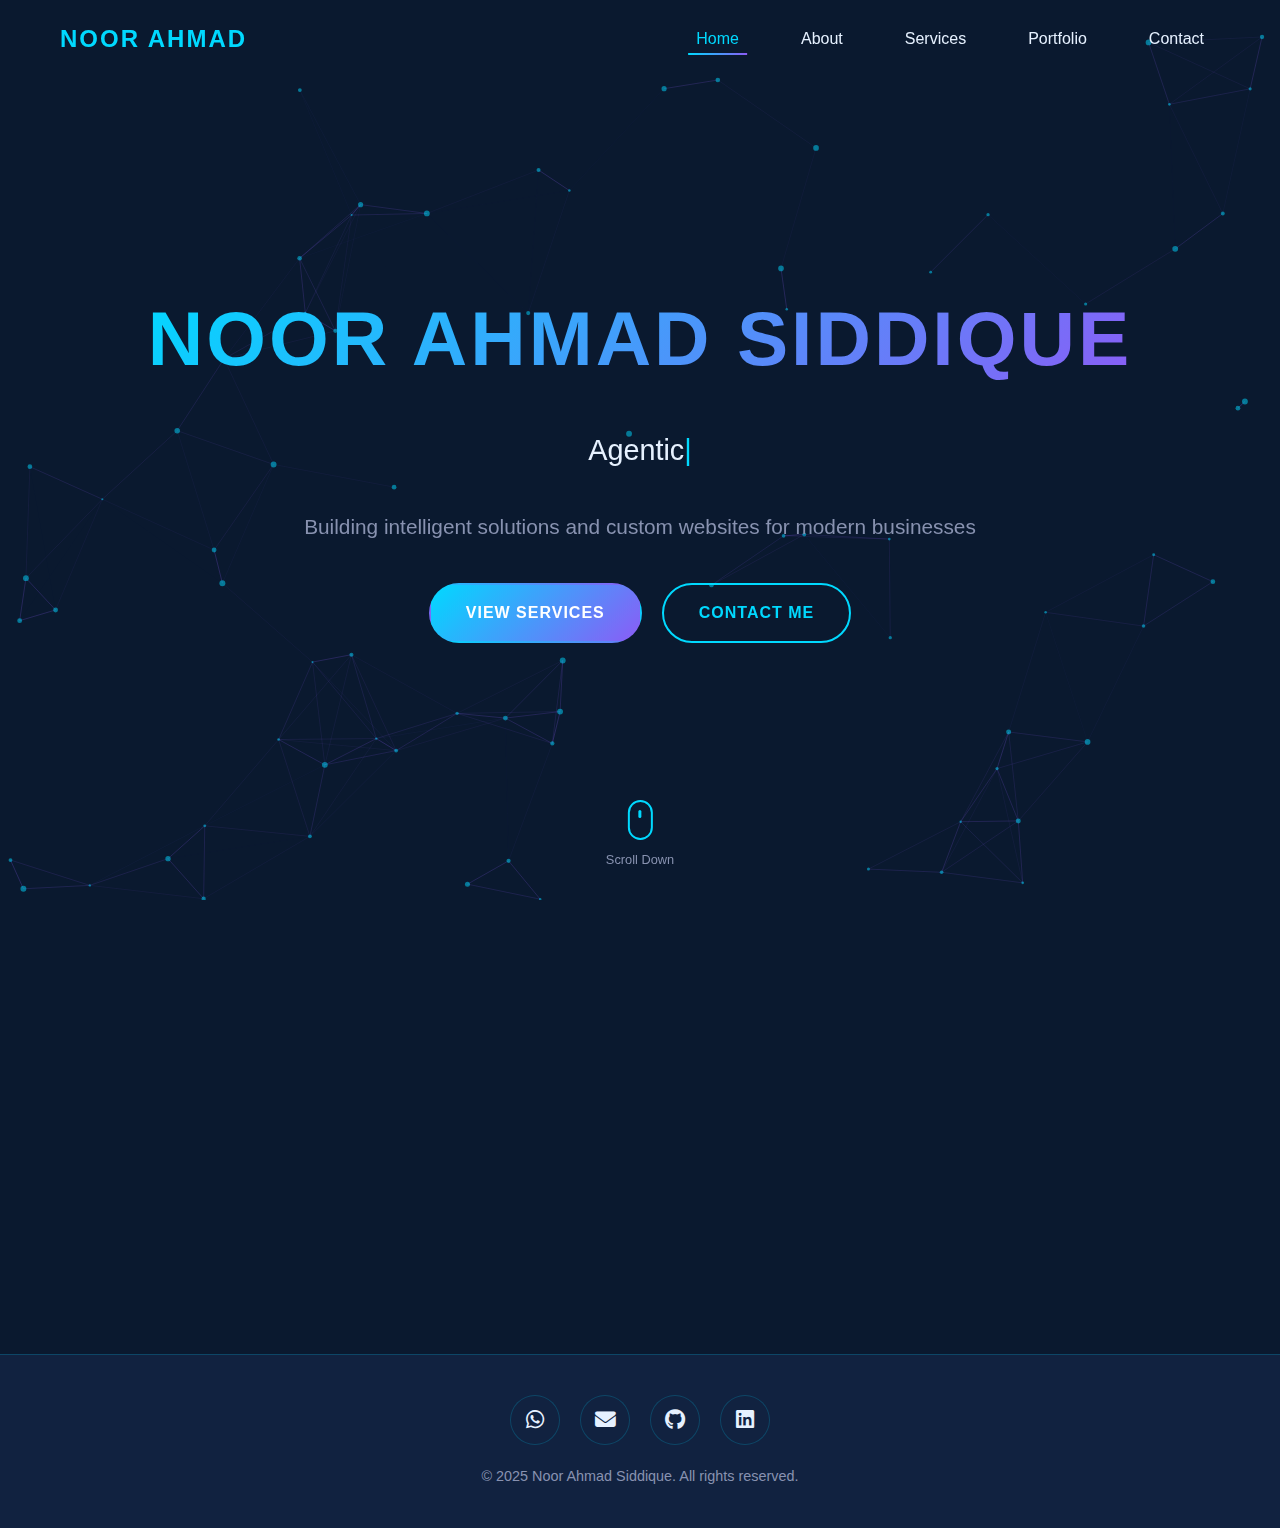
<file: Real-portflio/index.html>
<!DOCTYPE html>
<html lang="en">
<head>
    <meta charset="UTF-8">
    <meta name="viewport" content="width=device-width, initial-scale=1.0">
    <meta name="description" content="Noor Ahmad Siddique - Agentic AI & Robotics Engineer | Freelance Web Developer">
    <title>Noor Ahmad Siddique | AI Engineer & Web Developer</title>
    <link rel="stylesheet" href="style.css">
    <link rel="stylesheet" href="https://cdnjs.cloudflare.com/ajax/libs/font-awesome/6.4.0/css/all.min.css">
</head>
<body>
    <!-- Navigation Header -->
    <nav class="navbar" id="navbar">
        <div class="container">
            <div class="nav-brand">
                <a href="#home">Noor Ahmad</a>
            </div>
            <button class="nav-toggle" id="navToggle">
                <span></span>
                <span></span>
                <span></span>
            </button>
            <ul class="nav-menu" id="navMenu">
                <li><a href="index.html" class="nav-link active">Home</a></li>
                <li><a href="about.html" class="nav-link">About</a></li>
                <li><a href="services.html" class="nav-link">Services</a></li>
                <li><a href="portfolio.html" class="nav-link">Portfolio</a></li>
                <li><a href="contact.html" class="nav-link">Contact</a></li>
            </ul>
        </div>
    </nav>

    <!-- Animated Background -->
    <div class="animated-bg">
        <canvas id="bgCanvas"></canvas>
    </div>

    <!-- Hero Section -->
    <section class="hero" id="home">
        <div class="hero-content">
            <div class="hero-text">
                <h1 class="hero-name">NOOR AHMAD SIDDIQUE</h1>
                <div class="typing-container">
                    <span class="typing-text" id="typingText"></span>
                    <span class="cursor">|</span>
                </div>
                <p class="hero-intro">Building intelligent solutions and custom websites for modern businesses</p>
                <div class="hero-buttons">
                    <a href="#services" class="btn btn-primary">View Services</a>
                    <a href="#contact" class="btn btn-secondary">Contact Me</a>
                </div>
            </div>
        </div>
        <div class="scroll-indicator">
            <div class="mouse">
                <div class="wheel"></div>
            </div>
            <p>Scroll Down</p>
        </div>
    </section>

    <!-- Quick Stats Section -->
    <section class="stats-section">
        <div class="container">
            <div class="stats-grid">
                <div class="stat-card">
                    <div class="stat-icon">
                        <i class="fas fa-project-diagram"></i>
                    </div>
                    <div class="stat-number" data-target="10">0</div>
                    <div class="stat-label">Projects Completed</div>
                </div>
                <div class="stat-card">
                    <div class="stat-icon">
                        <i class="fas fa-code"></i>
                    </div>
                    <div class="stat-number" data-target="5">0</div>
                    <div class="stat-label">Technologies Mastered</div>
                </div>
                <div class="stat-card">
                    <div class="stat-icon">
                        <i class="fas fa-smile"></i>
                    </div>
                    <div class="stat-number" data-target="100">0</div>
                    <div class="stat-label">Client Satisfaction</div>
                </div>
            </div>
        </div>
    </section>

    <!-- Footer -->
    <footer class="footer">
        <div class="container">
            <div class="footer-content">
                <div class="social-links">
                    <a href="https://wa.me/923478302597" target="_blank" class="social-icon" title="WhatsApp">
                        <i class="fab fa-whatsapp"></i>
                    </a>
                    <a href="https://mail.google.com/mail/?view=cm&fs=1&to=noorahmad7316125@gmail.com" target="_blank" class="social-icon" title="Email">
                        <i class="fas fa-envelope"></i>
                    </a>
                    <a href="https://github.com/noorahmadstudent2024-sketch" target="_blank" class="social-icon" title="GitHub">
                        <i class="fab fa-github"></i>
                    </a>
                    <a href="https://www.linkedin.com/in/noor-ahmad-7b527b343/" target="_blank" class="social-icon" title="LinkedIn">
                        <i class="fab fa-linkedin"></i>
                    </a>
                </div>
                <div class="footer-text">
                    <p>&copy; 2025 Noor Ahmad Siddique. All rights reserved.</p>
                </div>
            </div>
        </div>
    </footer>

    <!-- Scroll to Top Button -->
    <button id="scrollToTop" class="scroll-to-top" title="Back to top">
        <i class="fas fa-arrow-up"></i>
    </button>

    <script src="script.js"></script>
</body>
</html>
</file>
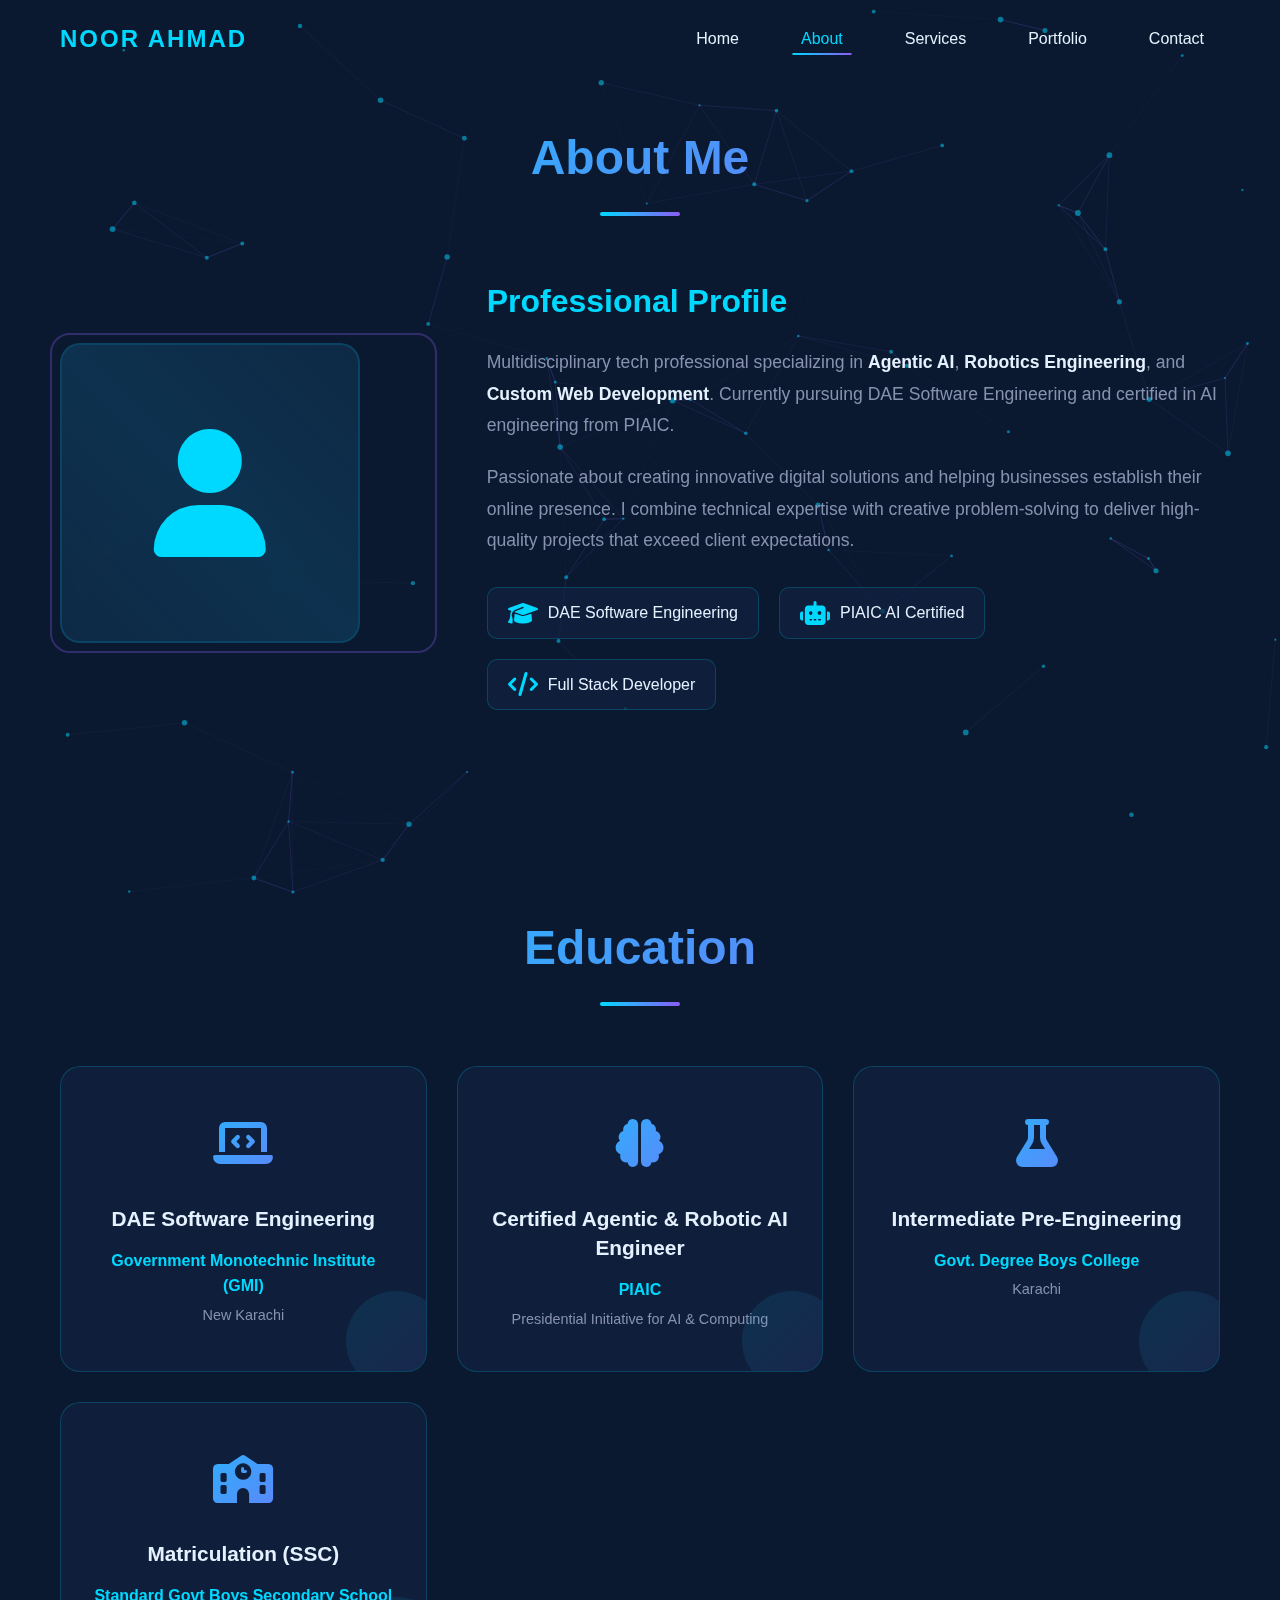
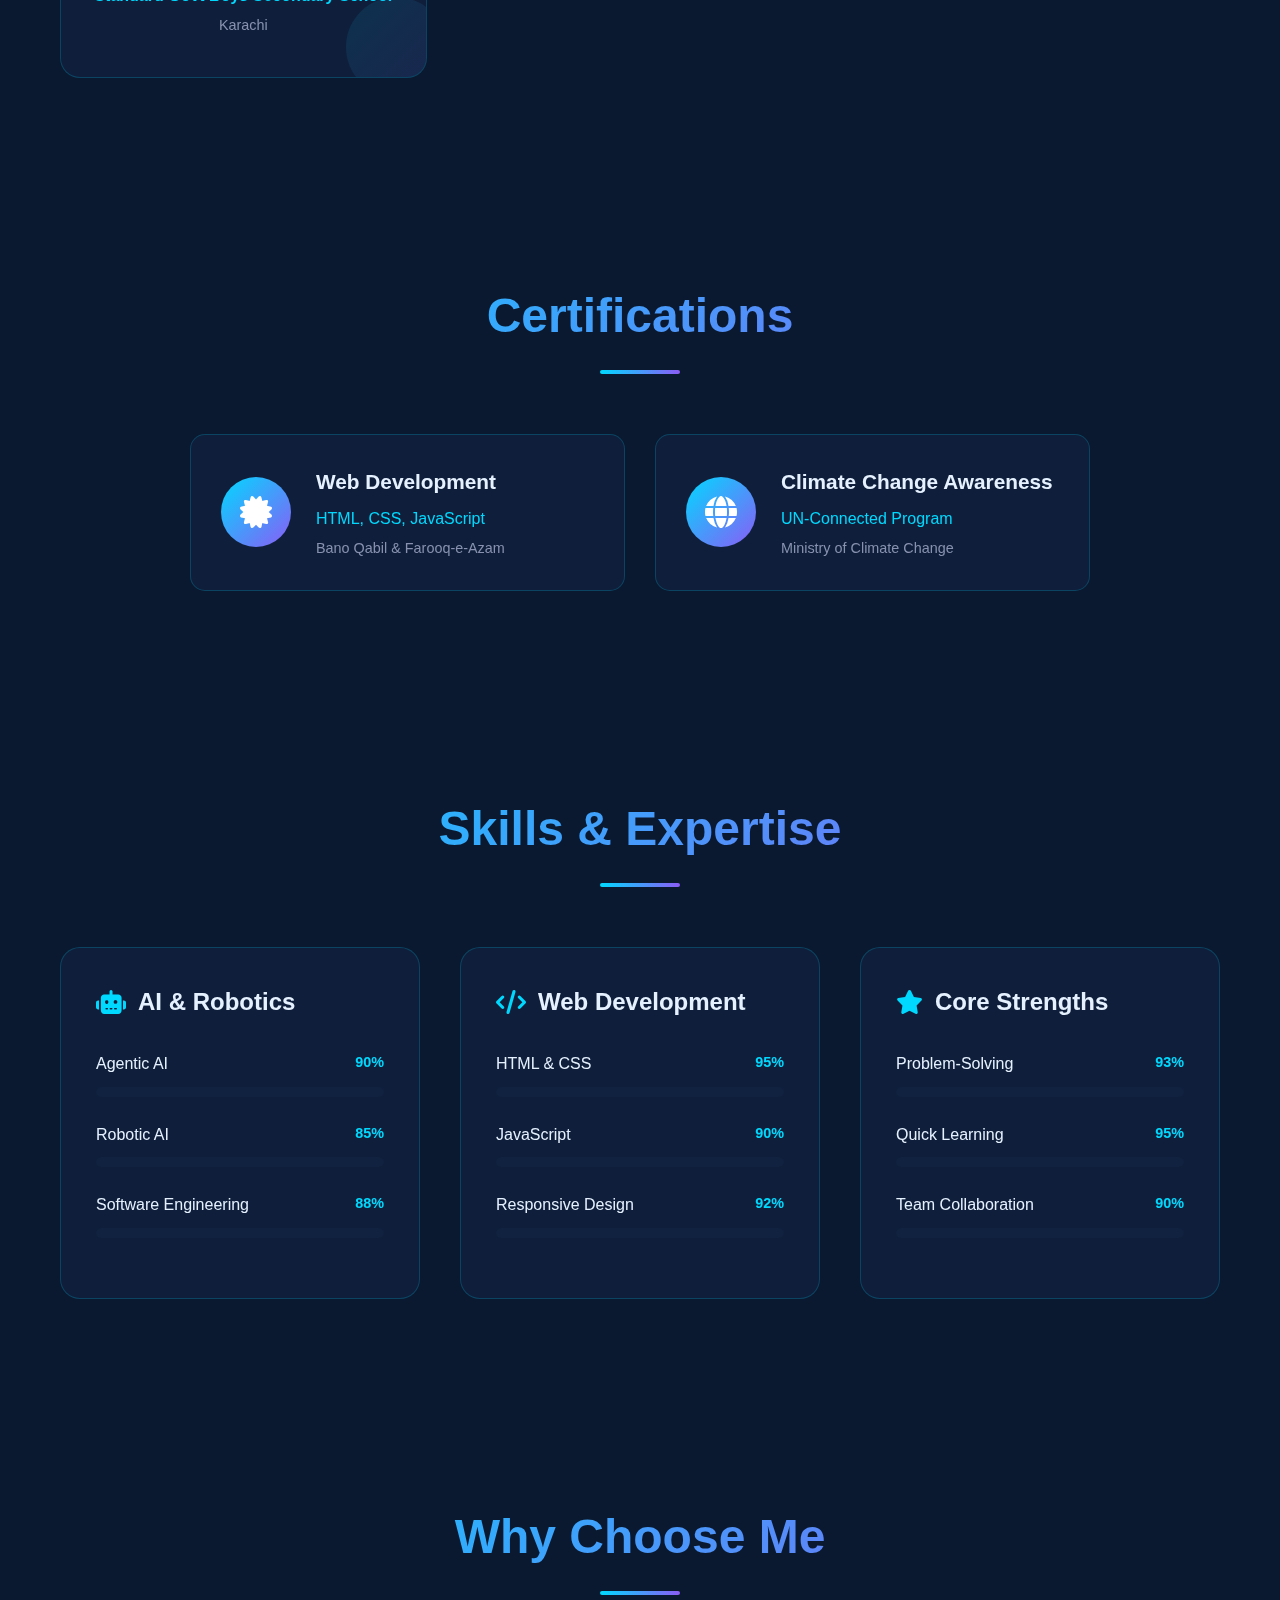
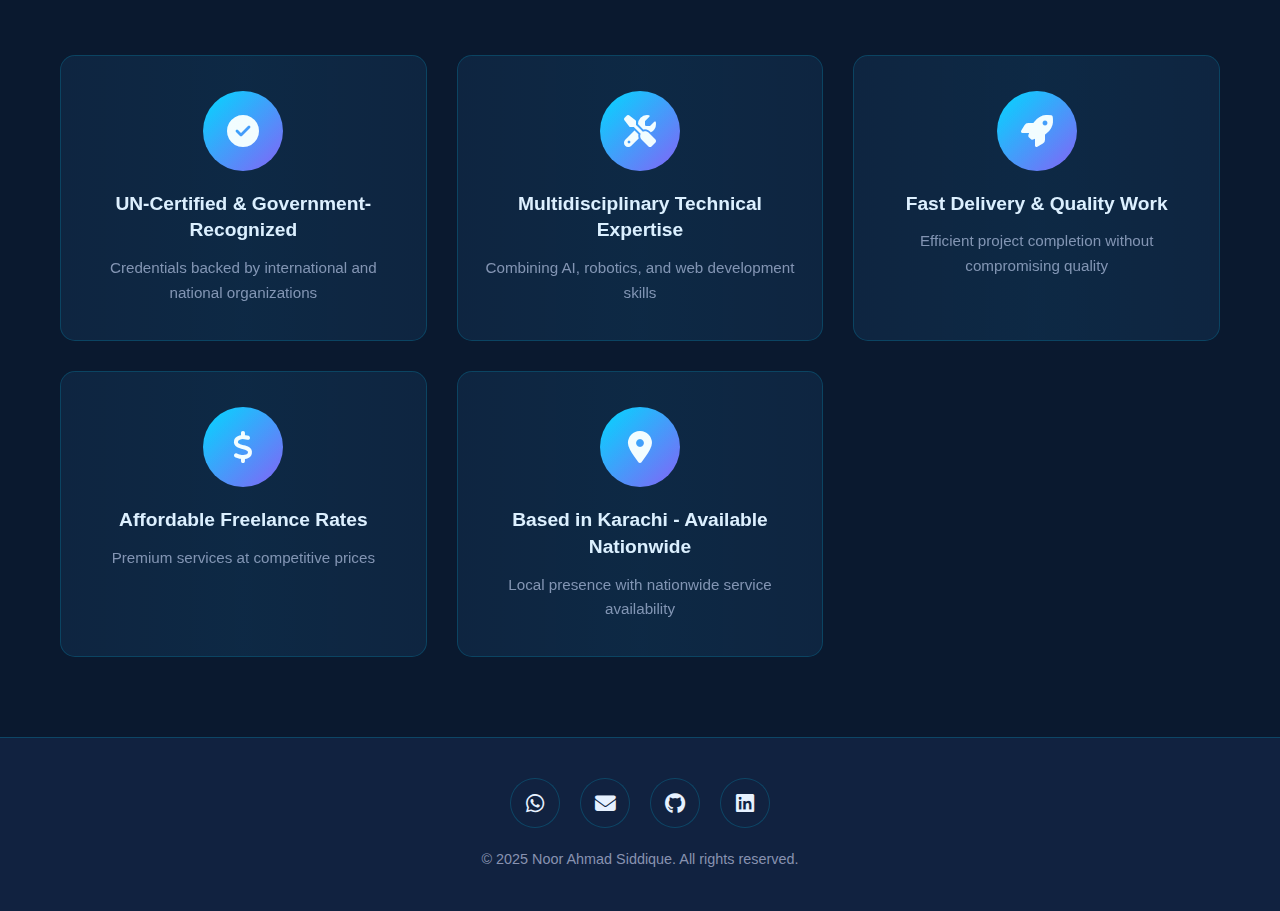
<file: Real-portflio/about.html>
<!DOCTYPE html>
<html lang="en">
<head>
    <meta charset="UTF-8">
    <meta name="viewport" content="width=device-width, initial-scale=1.0">
    <meta name="description" content="About Noor Ahmad Siddique - Education, Certifications, and Skills">
    <title>About Me | Noor Ahmad Siddique</title>
    <link rel="stylesheet" href="style.css">
    <link rel="stylesheet" href="https://cdnjs.cloudflare.com/ajax/libs/font-awesome/6.4.0/css/all.min.css">
</head>
<body>
    <!-- Navigation Header -->
    <nav class="navbar" id="navbar">
        <div class="container">
            <div class="nav-brand">
                <a href="index.html">Noor Ahmad</a>
            </div>
            <button class="nav-toggle" id="navToggle">
                <span></span>
                <span></span>
                <span></span>
            </button>
            <ul class="nav-menu" id="navMenu">
                <li><a href="index.html" class="nav-link">Home</a></li>
                <li><a href="about.html" class="nav-link active">About</a></li>
                <li><a href="services.html" class="nav-link">Services</a></li>
                <li><a href="portfolio.html" class="nav-link">Portfolio</a></li>
                <li><a href="contact.html" class="nav-link">Contact</a></li>
            </ul>
        </div>
    </nav>

    <!-- Animated Background -->
    <div class="animated-bg">
        <canvas id="bgCanvas"></canvas>
    </div>

    <!-- About Section -->
    <section class="about-section section-padding" id="about">
        <div class="container">
            <div class="section-header">
                <h2 class="section-title">About Me</h2>
                <div class="title-underline"></div>
            </div>
            <div class="about-content">
                <div class="about-image">
                    <div class="image-placeholder">
                        <i class="fas fa-user"></i>
                    </div>
                    <div class="image-decoration"></div>
                </div>
                <div class="about-text">
                    <h3>Professional Profile</h3>
                    <p>Multidisciplinary tech professional specializing in <strong>Agentic AI</strong>, <strong>Robotics Engineering</strong>, and <strong>Custom Web Development</strong>. Currently pursuing DAE Software Engineering and certified in AI engineering from PIAIC.</p>
                    <p>Passionate about creating innovative digital solutions and helping businesses establish their online presence. I combine technical expertise with creative problem-solving to deliver high-quality projects that exceed client expectations.</p>
                    <div class="about-highlights">
                        <div class="highlight-item">
                            <i class="fas fa-graduation-cap"></i>
                            <span>DAE Software Engineering</span>
                        </div>
                        <div class="highlight-item">
                            <i class="fas fa-robot"></i>
                            <span>PIAIC AI Certified</span>
                        </div>
                        <div class="highlight-item">
                            <i class="fas fa-code"></i>
                            <span>Full Stack Developer</span>
                        </div>
                    </div>
                </div>
            </div>
        </div>
    </section>

    <!-- Education Section -->
    <section class="education-section section-padding">
        <div class="container">
            <div class="section-header">
                <h2 class="section-title">Education</h2>
                <div class="title-underline"></div>
            </div>
            <div class="education-grid">
                <div class="education-card">
                    <div class="card-icon">
                        <i class="fas fa-laptop-code"></i>
                    </div>
                    <h3>DAE Software Engineering</h3>
                    <p class="institution">Government Monotechnic Institute (GMI)</p>
                    <p class="location">New Karachi</p>
                    <div class="card-decoration"></div>
                </div>
                <div class="education-card">
                    <div class="card-icon">
                        <i class="fas fa-brain"></i>
                    </div>
                    <h3>Certified Agentic & Robotic AI Engineer</h3>
                    <p class="institution">PIAIC</p>
                    <p class="location">Presidential Initiative for AI & Computing</p>
                    <div class="card-decoration"></div>
                </div>
                <div class="education-card">
                    <div class="card-icon">
                        <i class="fas fa-flask"></i>
                    </div>
                    <h3>Intermediate Pre-Engineering</h3>
                    <p class="institution">Govt. Degree Boys College</p>
                    <p class="location">Karachi</p>
                    <div class="card-decoration"></div>
                </div>
                <div class="education-card">
                    <div class="card-icon">
                        <i class="fas fa-school"></i>
                    </div>
                    <h3>Matriculation (SSC)</h3>
                    <p class="institution">Standard Govt Boys Secondary School</p>
                    <p class="location">Karachi</p>
                    <div class="card-decoration"></div>
                </div>
            </div>
        </div>
    </section>

    <!-- Certifications Section -->
    <section class="certifications-section section-padding">
        <div class="container">
            <div class="section-header">
                <h2 class="section-title">Certifications</h2>
                <div class="title-underline"></div>
            </div>
            <div class="certifications-grid">
                <div class="cert-card">
                    <div class="cert-badge">
                        <i class="fas fa-certificate"></i>
                    </div>
                    <div class="cert-content">
                        <h4>Web Development</h4>
                        <p class="cert-skills">HTML, CSS, JavaScript</p>
                        <p class="cert-org">Bano Qabil & Farooq-e-Azam</p>
                    </div>
                </div>
                <div class="cert-card">
                    <div class="cert-badge">
                        <i class="fas fa-globe"></i>
                    </div>
                    <div class="cert-content">
                        <h4>Climate Change Awareness</h4>
                        <p class="cert-skills">UN-Connected Program</p>
                        <p class="cert-org">Ministry of Climate Change</p>
                    </div>
                </div>
            </div>
        </div>
    </section>

    <!-- Skills Section -->
    <section class="skills-section section-padding">
        <div class="container">
            <div class="section-header">
                <h2 class="section-title">Skills & Expertise</h2>
                <div class="title-underline"></div>
            </div>
            <div class="skills-categories">
                <!-- AI & Robotics -->
                <div class="skill-category">
                    <h3><i class="fas fa-robot"></i> AI & Robotics</h3>
                    <div class="skill-item">
                        <div class="skill-info">
                            <span>Agentic AI</span>
                            <span class="skill-percentage">90%</span>
                        </div>
                        <div class="skill-bar">
                            <div class="skill-progress" data-progress="90"></div>
                        </div>
                    </div>
                    <div class="skill-item">
                        <div class="skill-info">
                            <span>Robotic AI</span>
                            <span class="skill-percentage">85%</span>
                        </div>
                        <div class="skill-bar">
                            <div class="skill-progress" data-progress="85"></div>
                        </div>
                    </div>
                    <div class="skill-item">
                        <div class="skill-info">
                            <span>Software Engineering</span>
                            <span class="skill-percentage">88%</span>
                        </div>
                        <div class="skill-bar">
                            <div class="skill-progress" data-progress="88"></div>
                        </div>
                    </div>
                </div>

                <!-- Web Development -->
                <div class="skill-category">
                    <h3><i class="fas fa-code"></i> Web Development</h3>
                    <div class="skill-item">
                        <div class="skill-info">
                            <span>HTML & CSS</span>
                            <span class="skill-percentage">95%</span>
                        </div>
                        <div class="skill-bar">
                            <div class="skill-progress" data-progress="95"></div>
                        </div>
                    </div>
                    <div class="skill-item">
                        <div class="skill-info">
                            <span>JavaScript</span>
                            <span class="skill-percentage">90%</span>
                        </div>
                        <div class="skill-bar">
                            <div class="skill-progress" data-progress="90"></div>
                        </div>
                    </div>
                    <div class="skill-item">
                        <div class="skill-info">
                            <span>Responsive Design</span>
                            <span class="skill-percentage">92%</span>
                        </div>
                        <div class="skill-bar">
                            <div class="skill-progress" data-progress="92"></div>
                        </div>
                    </div>
                </div>

                <!-- Core Strengths -->
                <div class="skill-category">
                    <h3><i class="fas fa-star"></i> Core Strengths</h3>
                    <div class="skill-item">
                        <div class="skill-info">
                            <span>Problem-Solving</span>
                            <span class="skill-percentage">93%</span>
                        </div>
                        <div class="skill-bar">
                            <div class="skill-progress" data-progress="93"></div>
                        </div>
                    </div>
                    <div class="skill-item">
                        <div class="skill-info">
                            <span>Quick Learning</span>
                            <span class="skill-percentage">95%</span>
                        </div>
                        <div class="skill-bar">
                            <div class="skill-progress" data-progress="95"></div>
                        </div>
                    </div>
                    <div class="skill-item">
                        <div class="skill-info">
                            <span>Team Collaboration</span>
                            <span class="skill-percentage">90%</span>
                        </div>
                        <div class="skill-bar">
                            <div class="skill-progress" data-progress="90"></div>
                        </div>
                    </div>
                </div>
            </div>
        </div>
    </section>

    <!-- Why Choose Me Section -->
    <section class="why-choose-section section-padding">
        <div class="container">
            <div class="section-header">
                <h2 class="section-title">Why Choose Me</h2>
                <div class="title-underline"></div>
            </div>
            <div class="choose-grid">
                <div class="choose-card">
                    <div class="choose-icon">
                        <i class="fas fa-check-circle"></i>
                    </div>
                    <h4>UN-Certified & Government-Recognized</h4>
                    <p>Credentials backed by international and national organizations</p>
                </div>
                <div class="choose-card">
                    <div class="choose-icon">
                        <i class="fas fa-tools"></i>
                    </div>
                    <h4>Multidisciplinary Technical Expertise</h4>
                    <p>Combining AI, robotics, and web development skills</p>
                </div>
                <div class="choose-card">
                    <div class="choose-icon">
                        <i class="fas fa-rocket"></i>
                    </div>
                    <h4>Fast Delivery & Quality Work</h4>
                    <p>Efficient project completion without compromising quality</p>
                </div>
                <div class="choose-card">
                    <div class="choose-icon">
                        <i class="fas fa-dollar-sign"></i>
                    </div>
                    <h4>Affordable Freelance Rates</h4>
                    <p>Premium services at competitive prices</p>
                </div>
                <div class="choose-card">
                    <div class="choose-icon">
                        <i class="fas fa-map-marker-alt"></i>
                    </div>
                    <h4>Based in Karachi - Available Nationwide</h4>
                    <p>Local presence with nationwide service availability</p>
                </div>
            </div>
        </div>
    </section>

    <!-- Footer -->
    <footer class="footer">
        <div class="container">
            <div class="footer-content">
                <div class="social-links">
                    <a href="https://wa.me/923478302597" target="_blank" class="social-icon" title="WhatsApp">
                        <i class="fab fa-whatsapp"></i>
                    </a>
                    <a href="https://mail.google.com/mail/?view=cm&fs=1&to=noorahmad7316125@gmail.com" target="_blank" class="social-icon" title="Email">
                        <i class="fas fa-envelope"></i>
                    </a>
                    <a href="https://github.com/noorahmadstudent2024-sketch" target="_blank" class="social-icon" title="GitHub">
                        <i class="fab fa-github"></i>
                    </a>
                    <a href="https://www.linkedin.com/in/noor-ahmad-7b527b343/" target="_blank" class="social-icon" title="LinkedIn">
                        <i class="fab fa-linkedin"></i>
                    </a>
                </div>
                <div class="footer-text">
                    <p>&copy; 2025 Noor Ahmad Siddique. All rights reserved.</p>
                </div>
            </div>
        </div>
    </footer>

    <!-- Scroll to Top Button -->
    <button id="scrollToTop" class="scroll-to-top" title="Back to top">
        <i class="fas fa-arrow-up"></i>
    </button>

    <script src="script.js"></script>
</body>
</html>
</file>
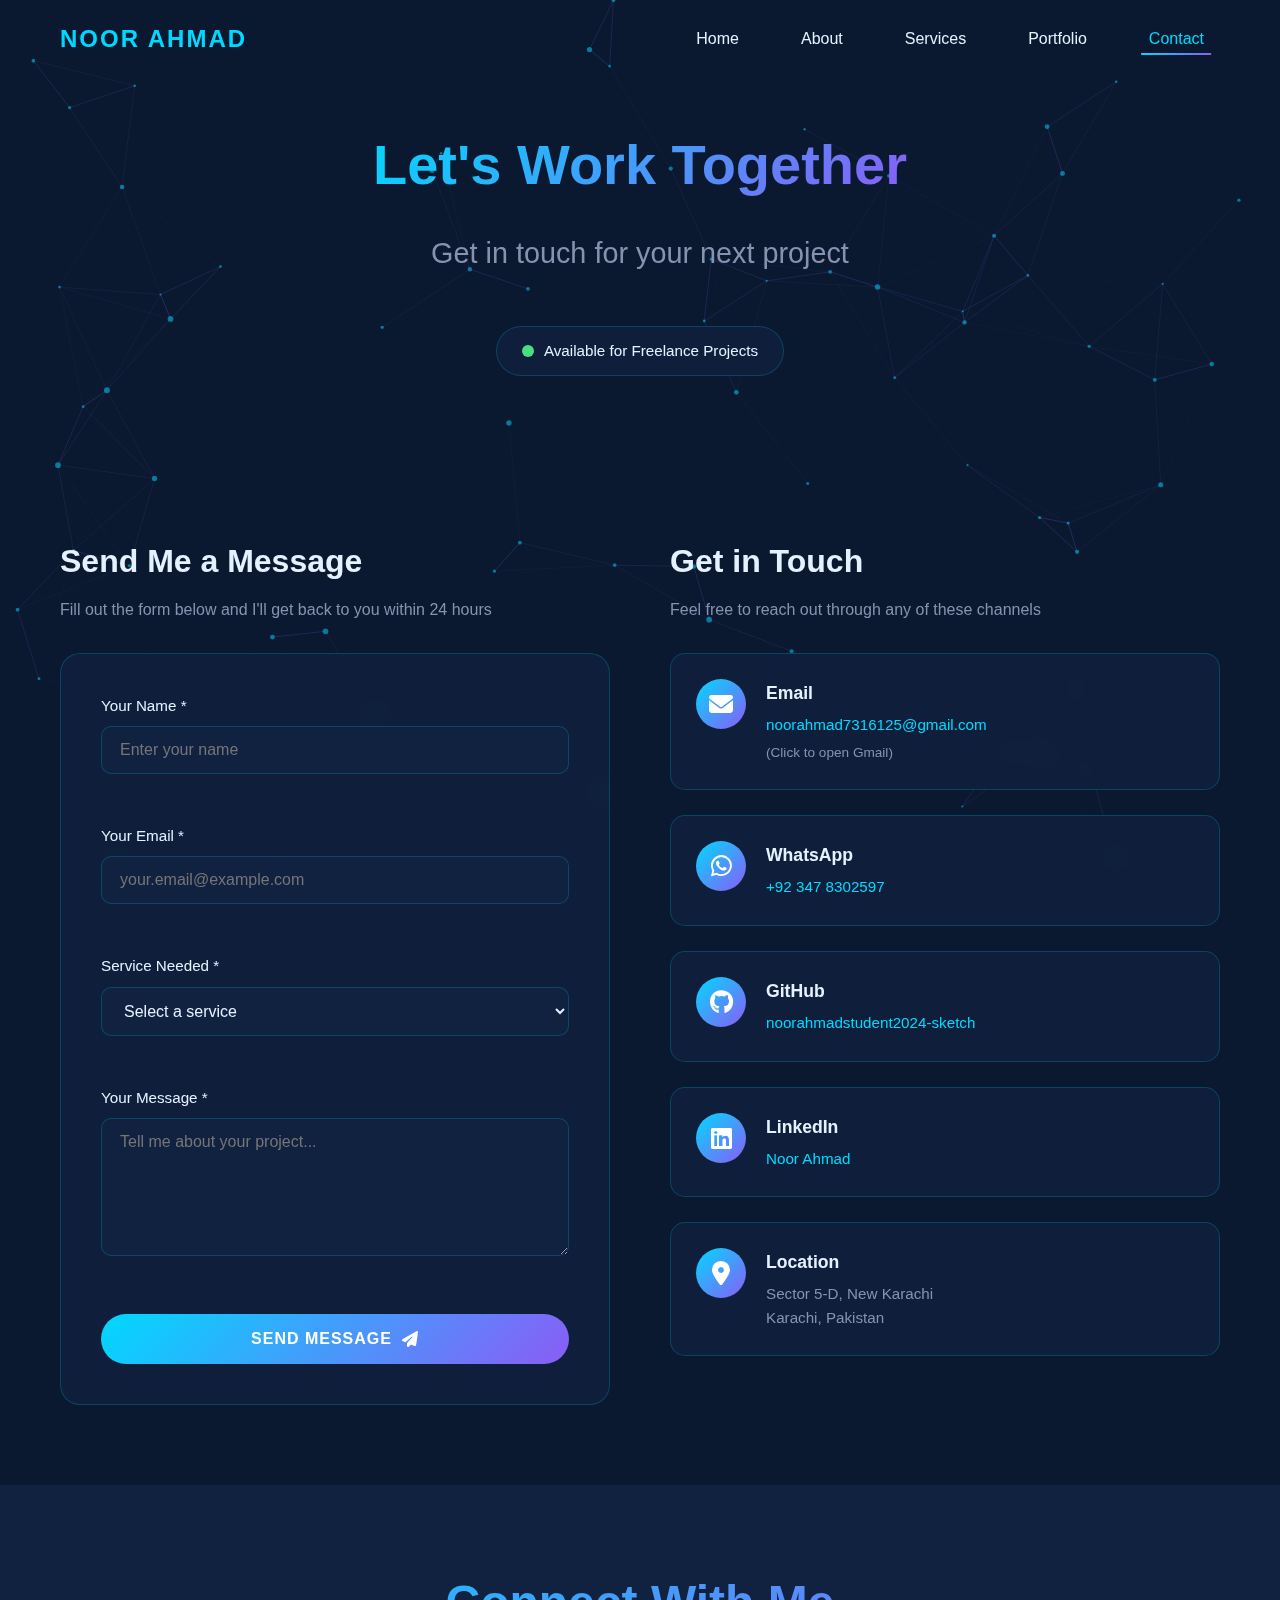
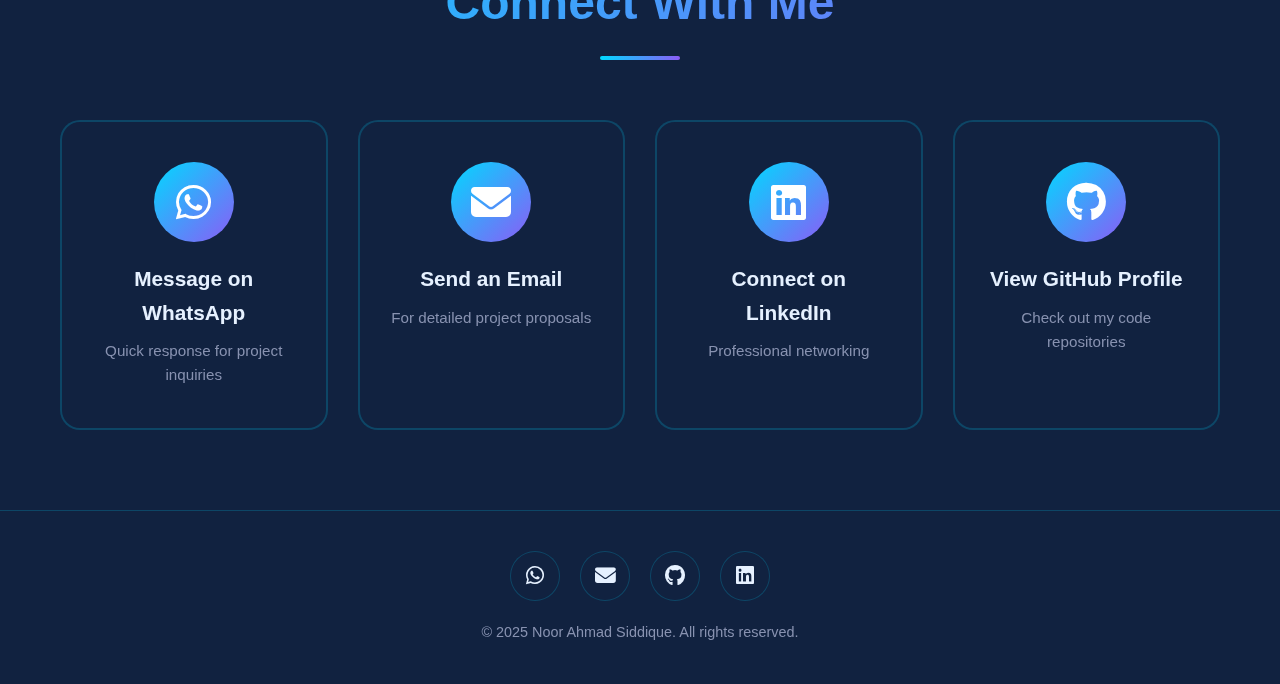
<file: Real-portflio/contact.html>
<!DOCTYPE html>
<html lang="en">
<head>
    <meta charset="UTF-8">
    <meta name="viewport" content="width=device-width, initial-scale=1.0">
    <meta name="description" content="Contact Noor Ahmad Siddique - Get in touch for your next project">
    <title>Contact | Noor Ahmad Siddique</title>
    <link rel="stylesheet" href="style.css">
    <link rel="stylesheet" href="https://cdnjs.cloudflare.com/ajax/libs/font-awesome/6.4.0/css/all.min.css">
</head>
<body>
    <!-- Navigation Header -->
    <nav class="navbar" id="navbar">
        <div class="container">
            <div class="nav-brand">
                <a href="index.html">Noor Ahmad</a>
            </div>
            <button class="nav-toggle" id="navToggle">
                <span></span>
                <span></span>
                <span></span>
            </button>
            <ul class="nav-menu" id="navMenu">
                <li><a href="index.html" class="nav-link">Home</a></li>
                <li><a href="about.html" class="nav-link">About</a></li>
                <li><a href="services.html" class="nav-link">Services</a></li>
                <li><a href="portfolio.html" class="nav-link">Portfolio</a></li>
                <li><a href="contact.html" class="nav-link active">Contact</a></li>
            </ul>
        </div>
    </nav>

    <!-- Animated Background -->
    <div class="animated-bg">
        <canvas id="bgCanvas"></canvas>
    </div>

    <!-- Contact Hero Section -->
    <section class="contact-hero section-padding">
        <div class="container">
            <div class="contact-hero-content">
                <h1 class="hero-heading">Let's Work Together</h1>
                <p class="hero-subheading">Get in touch for your next project</p>
                <div class="availability-badge">
                    <span class="status-dot"></span>
                    Available for Freelance Projects
                </div>
            </div>
        </div>
    </section>

    <!-- Contact Section -->
    <section class="contact-section">
        <div class="container">
            <div class="contact-wrapper">
                <!-- Contact Form -->
                <div class="contact-form-container">
                    <h2>Send Me a Message</h2>
                    <p class="form-subtitle">Fill out the form below and I'll get back to you within 24 hours</p>
                    <form id="contactForm" class="contact-form">
                        <div class="form-group">
                            <label for="name">Your Name *</label>
                            <input type="text" id="name" name="name" required placeholder="Enter your name">
                            <span class="error-message" id="nameError"></span>
                        </div>
                        <div class="form-group">
                            <label for="email">Your Email *</label>
                            <input type="email" id="email" name="email" required placeholder="your.email@example.com">
                            <span class="error-message" id="emailError"></span>
                        </div>
                        <div class="form-group">
                            <label for="service">Service Needed *</label>
                            <select id="service" name="service" required>
                                <option value="">Select a service</option>
                                <option value="custom-website">Custom Website Design & Development</option>
                                <option value="responsive-app">Responsive Web Application</option>
                                <option value="landing-page">Landing Page</option>
                                <option value="portfolio">Portfolio Website</option>
                                <option value="ecommerce">E-commerce Solution</option>
                                <option value="redesign">Website Redesign & Optimization</option>
                                <option value="ai-project">AI/ML Project</option>
                                <option value="other">Other</option>
                            </select>
                            <span class="error-message" id="serviceError"></span>
                        </div>
                        <div class="form-group">
                            <label for="message">Your Message *</label>
                            <textarea id="message" name="message" required placeholder="Tell me about your project..." rows="6"></textarea>
                            <span class="error-message" id="messageError"></span>
                        </div>
                        <button type="submit" class="submit-btn">
                            <span>Send Message</span>
                            <i class="fas fa-paper-plane"></i>
                        </button>
                    </form>
                    <div id="formSuccess" class="success-message" style="display: none;">
                        <i class="fas fa-check-circle"></i>
                        <p>Thank you! Your message has been sent successfully. I'll get back to you soon.</p>
                    </div>
                </div>

                <!-- Contact Info -->
                <div class="contact-info-container">
                    <h2>Get in Touch</h2>
                    <p class="info-subtitle">Feel free to reach out through any of these channels</p>

                    <div class="contact-info-list">
                        <div class="info-item">
                            <div class="info-icon">
                                <i class="fas fa-envelope"></i>
                            </div>
                            <div class="info-content">
                                <h4>Email</h4>
                                <a href="https://mail.google.com/mail/?view=cm&fs=1&to=noorahmad7316125@gmail.com&su=Project Inquiry from Portfolio&body=Hi Noor Ahmad,%0D%0A%0D%0AI am interested in your services." target="_blank">noorahmad7316125@gmail.com</a>
                                <p style="font-size: 0.85rem; margin-top: 5px; color: #8892B0;">(Click to open Gmail)</p>
                            </div>
                        </div>

                        <div class="info-item">
                            <div class="info-icon">
                                <i class="fab fa-whatsapp"></i>
                            </div>
                            <div class="info-content">
                                <h4>WhatsApp</h4>
                                <a href="https://wa.me/923478302597" target="_blank">+92 347 8302597</a>
                            </div>
                        </div>

                        <div class="info-item">
                            <div class="info-icon">
                                <i class="fab fa-github"></i>
                            </div>
                            <div class="info-content">
                                <h4>GitHub</h4>
                                <a href="https://github.com/noorahmadstudent2024-sketch" target="_blank">noorahmadstudent2024-sketch</a>
                            </div>
                        </div>

                        <div class="info-item">
                            <div class="info-icon">
                                <i class="fab fa-linkedin"></i>
                            </div>
                            <div class="info-content">
                                <h4>LinkedIn</h4>
                                <a href="https://www.linkedin.com/in/noor-ahmad-7b527b343/" target="_blank">Noor Ahmad</a>
                            </div>
                        </div>

                        <div class="info-item">
                            <div class="info-icon">
                                <i class="fas fa-map-marker-alt"></i>
                            </div>
                            <div class="info-content">
                                <h4>Location</h4>
                                <p>Sector 5-D, New Karachi<br>Karachi, Pakistan</p>
                            </div>
                        </div>
                    </div>
                </div>
            </div>
        </div>
    </section>

    <!-- Social Media Section -->
    <section class="social-contact-section">
        <div class="container">
            <div class="section-header">
                <h2 class="section-title">Connect With Me</h2>
                <div class="title-underline"></div>
            </div>
            <div class="social-contact-grid">
                <a href="https://wa.me/923478302597?text=Hi! I want to discuss a project" target="_blank" class="social-contact-card whatsapp">
                    <div class="social-contact-icon">
                        <i class="fab fa-whatsapp"></i>
                    </div>
                    <h3>Message on WhatsApp</h3>
                    <p>Quick response for project inquiries</p>
                </a>

                <a href="https://mail.google.com/mail/?view=cm&fs=1&to=noorahmad7316125@gmail.com&su=Project Inquiry&body=Hi Noor Ahmad,%0D%0A%0D%0AI am interested in your services." target="_blank" class="social-contact-card email">
                    <div class="social-contact-icon">
                        <i class="fas fa-envelope"></i>
                    </div>
                    <h3>Send an Email</h3>
                    <p>For detailed project proposals</p>
                </a>

                <a href="https://www.linkedin.com/in/noor-ahmad-7b527b343/" target="_blank" class="social-contact-card linkedin">
                    <div class="social-contact-icon">
                        <i class="fab fa-linkedin"></i>
                    </div>
                    <h3>Connect on LinkedIn</h3>
                    <p>Professional networking</p>
                </a>

                <a href="https://github.com/noorahmadstudent2024-sketch" target="_blank" class="social-contact-card github">
                    <div class="social-contact-icon">
                        <i class="fab fa-github"></i>
                    </div>
                    <h3>View GitHub Profile</h3>
                    <p>Check out my code repositories</p>
                </a>
            </div>
        </div>
    </section>

    <!-- Footer -->
    <footer class="footer">
        <div class="container">
            <div class="footer-content">
                <div class="social-links">
                    <a href="https://wa.me/923478302597" target="_blank" class="social-icon" title="WhatsApp">
                        <i class="fab fa-whatsapp"></i>
                    </a>
                    <a href="https://mail.google.com/mail/?view=cm&fs=1&to=noorahmad7316125@gmail.com" target="_blank" class="social-icon" title="Email">
                        <i class="fas fa-envelope"></i>
                    </a>
                    <a href="https://github.com/noorahmadstudent2024-sketch" target="_blank" class="social-icon" title="GitHub">
                        <i class="fab fa-github"></i>
                    </a>
                    <a href="https://www.linkedin.com/in/noor-ahmad-7b527b343/" target="_blank" class="social-icon" title="LinkedIn">
                        <i class="fab fa-linkedin"></i>
                    </a>
                </div>
                <div class="footer-text">
                    <p>&copy; 2025 Noor Ahmad Siddique. All rights reserved.</p>
                </div>
            </div>
        </div>
    </footer>

    <!-- Scroll to Top Button -->
    <button id="scrollToTop" class="scroll-to-top" title="Back to top">
        <i class="fas fa-arrow-up"></i>
    </button>

    <script src="script.js"></script>
</body>
</html>
</file>
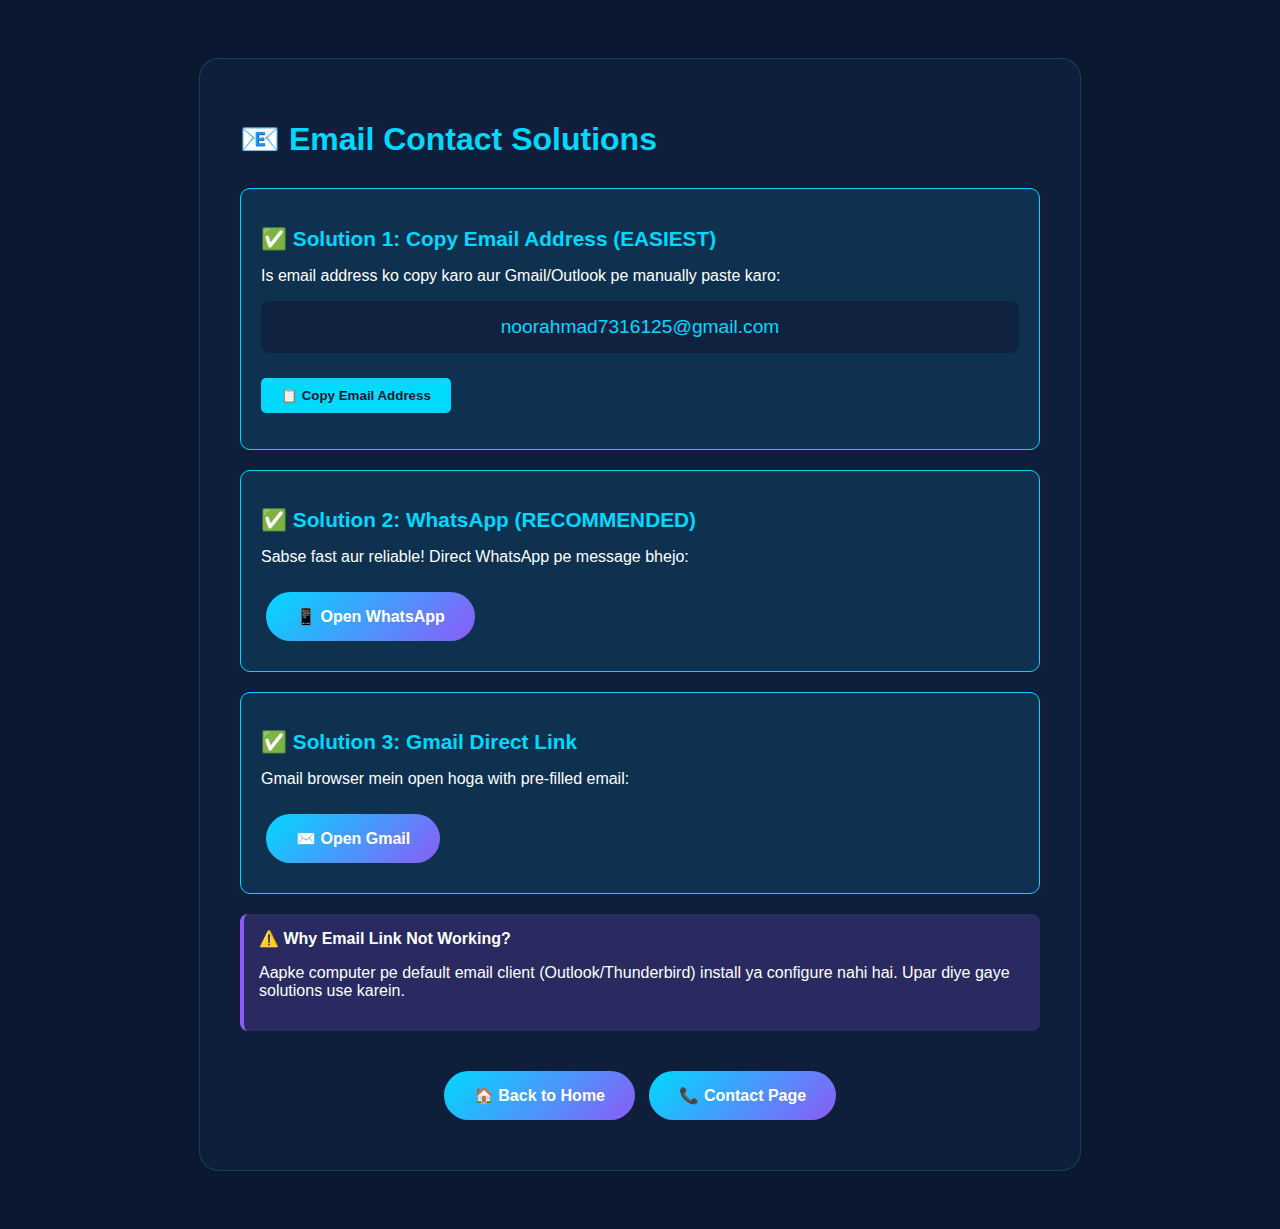
<file: Real-portflio/email-test.html>
<!DOCTYPE html>
<html lang="en">
<head>
    <meta charset="UTF-8">
    <meta name="viewport" content="width=device-width, initial-scale=1.0">
    <title>Email Link Test</title>
    <style>
        body {
            font-family: Arial, sans-serif;
            padding: 50px;
            background: #0A192F;
            color: white;
        }
        .container {
            max-width: 800px;
            margin: 0 auto;
            background: rgba(17, 34, 64, 0.7);
            padding: 40px;
            border-radius: 20px;
            border: 1px solid rgba(0, 217, 255, 0.2);
        }
        h1 {
            color: #00D9FF;
            margin-bottom: 30px;
        }
        .solution {
            background: rgba(0, 217, 255, 0.1);
            padding: 20px;
            margin: 20px 0;
            border-radius: 10px;
            border: 1px solid #00D9FF;
        }
        .solution h2 {
            color: #00D9FF;
            font-size: 1.3rem;
            margin-bottom: 15px;
        }
        .email-box {
            background: #112240;
            padding: 15px;
            border-radius: 8px;
            font-size: 1.2rem;
            color: #00D9FF;
            margin: 15px 0;
            text-align: center;
            user-select: all;
            cursor: pointer;
        }
        .btn {
            display: inline-block;
            padding: 15px 30px;
            background: linear-gradient(135deg, #00D9FF, #8B5CF6);
            color: white;
            text-decoration: none;
            border-radius: 50px;
            font-weight: 600;
            margin: 10px 5px;
            transition: transform 0.3s ease;
        }
        .btn:hover {
            transform: translateY(-3px);
        }
        .note {
            background: rgba(139, 92, 246, 0.2);
            padding: 15px;
            border-radius: 8px;
            margin-top: 20px;
            border-left: 4px solid #8B5CF6;
        }
        .copy-btn {
            background: #00D9FF;
            color: #0A192F;
            border: none;
            padding: 10px 20px;
            border-radius: 5px;
            cursor: pointer;
            font-weight: 600;
            margin-top: 10px;
        }
        .copy-btn:hover {
            background: #8B5CF6;
            color: white;
        }
    </style>
</head>
<body>
    <div class="container">
        <h1>📧 Email Contact Solutions</h1>

        <div class="solution">
            <h2>✅ Solution 1: Copy Email Address (EASIEST)</h2>
            <p>Is email address ko copy karo aur Gmail/Outlook pe manually paste karo:</p>
            <div class="email-box" onclick="copyEmail()" id="emailBox">
                noorahmad7316125@gmail.com
            </div>
            <button class="copy-btn" onclick="copyEmail()">📋 Copy Email Address</button>
            <p id="copyStatus" style="color: #4ade80; margin-top: 10px;"></p>
        </div>

        <div class="solution">
            <h2>✅ Solution 2: WhatsApp (RECOMMENDED)</h2>
            <p>Sabse fast aur reliable! Direct WhatsApp pe message bhejo:</p>
            <a href="https://wa.me/923478302597?text=Hi! I want to discuss a project" class="btn" target="_blank">
                📱 Open WhatsApp
            </a>
        </div>

        <div class="solution">
            <h2>✅ Solution 3: Gmail Direct Link</h2>
            <p>Gmail browser mein open hoga with pre-filled email:</p>
            <a href="https://mail.google.com/mail/?view=cm&fs=1&to=noorahmad7316125@gmail.com&su=Project Inquiry from Portfolio&body=Hi Noor Ahmad,%0D%0A%0D%0AI am interested in your services."
               class="btn" target="_blank">
                ✉️ Open Gmail
            </a>
        </div>

        <div class="note">
            <strong>⚠️ Why Email Link Not Working?</strong>
            <p>Aapke computer pe default email client (Outlook/Thunderbird) install ya configure nahi hai. Upar diye gaye solutions use karein.</p>
        </div>

        <div style="text-align: center; margin-top: 30px;">
            <a href="index.html" class="btn">🏠 Back to Home</a>
            <a href="contact.html" class="btn">📞 Contact Page</a>
        </div>
    </div>

    <script>
        function copyEmail() {
            const email = 'noorahmad7316125@gmail.com';

            // Copy to clipboard
            navigator.clipboard.writeText(email).then(function() {
                document.getElementById('copyStatus').textContent = '✅ Email copied! Ab Gmail/Outlook pe paste karo';

                // Clear message after 3 seconds
                setTimeout(function() {
                    document.getElementById('copyStatus').textContent = '';
                }, 3000);
            }).catch(function(err) {
                // Fallback method
                const textArea = document.createElement('textarea');
                textArea.value = email;
                document.body.appendChild(textArea);
                textArea.select();
                document.execCommand('copy');
                document.body.removeChild(textArea);

                document.getElementById('copyStatus').textContent = '✅ Email copied! Ab Gmail/Outlook pe paste karo';

                setTimeout(function() {
                    document.getElementById('copyStatus').textContent = '';
                }, 3000);
            });
        }
    </script>
</body>
</html>
</file>
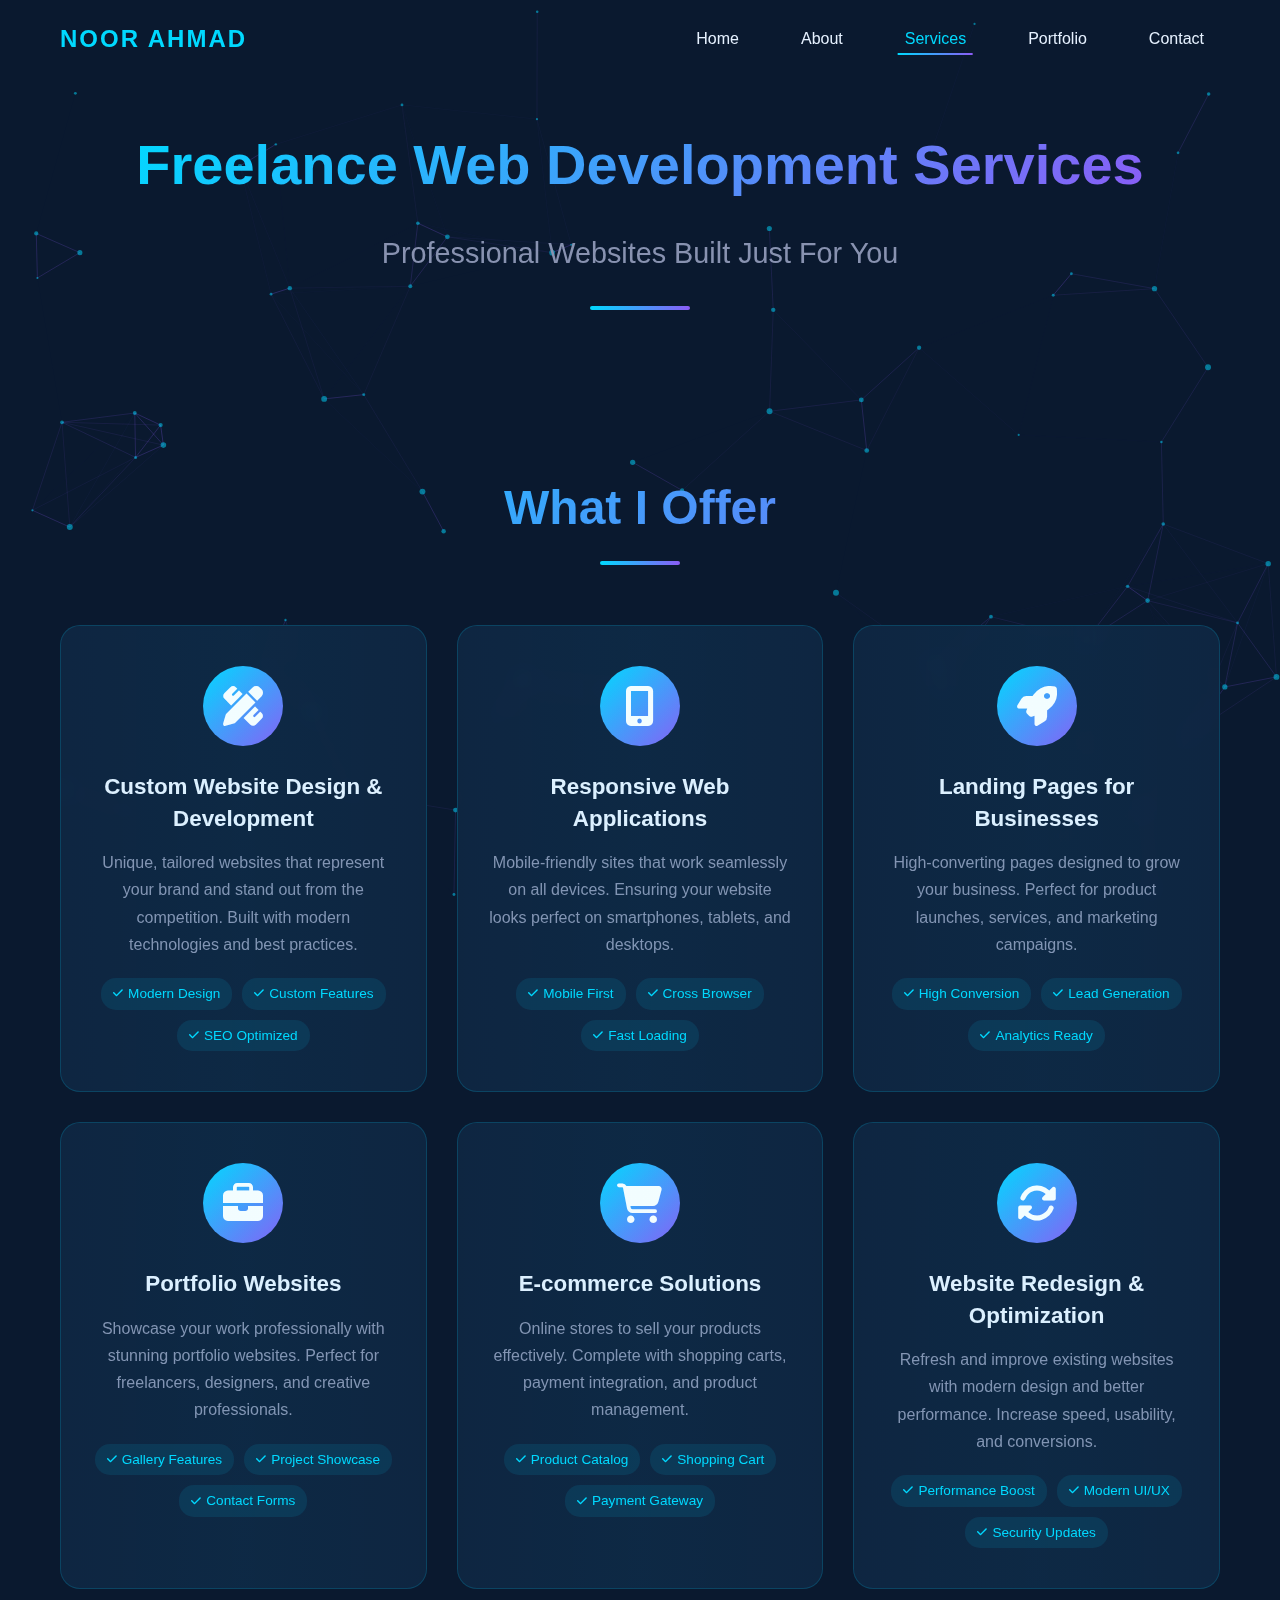
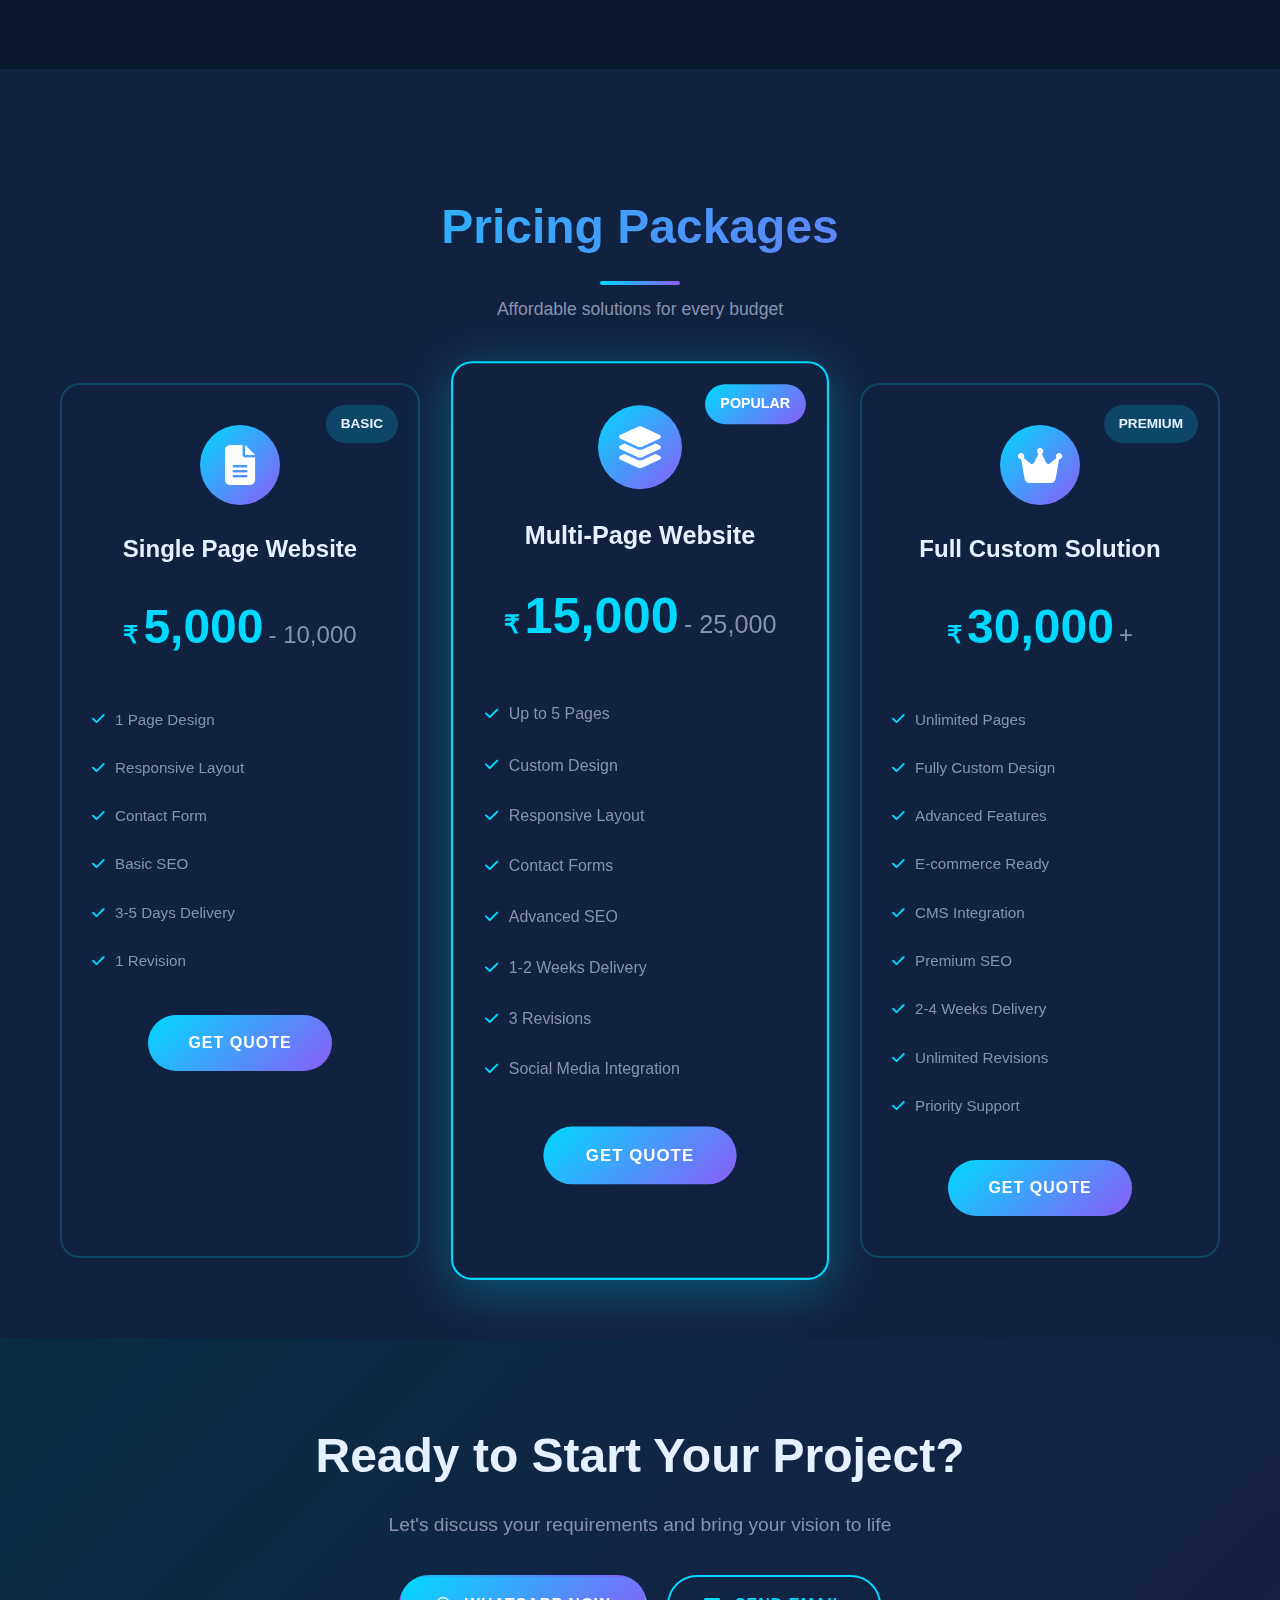
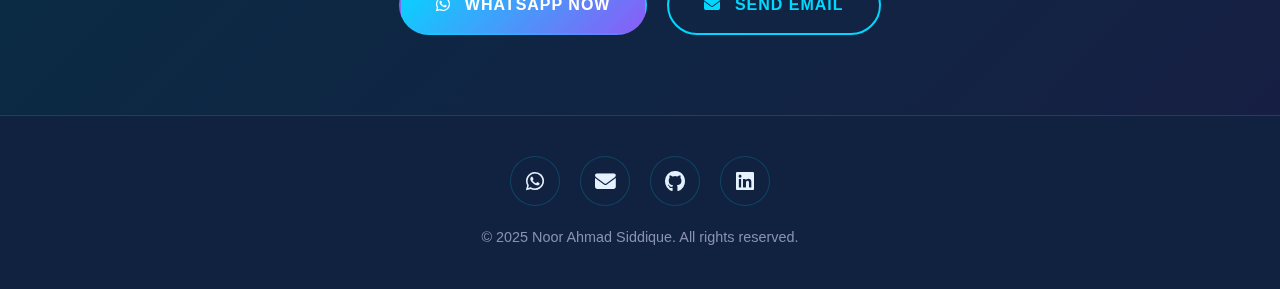
<file: Real-portflio/services.html>
<!DOCTYPE html>
<html lang="en">
<head>
    <meta charset="UTF-8">
    <meta name="viewport" content="width=device-width, initial-scale=1.0">
    <meta name="description" content="Freelance Web Development Services by Noor Ahmad Siddique">
    <title>Services | Noor Ahmad Siddique</title>
    <link rel="stylesheet" href="style.css">
    <link rel="stylesheet" href="https://cdnjs.cloudflare.com/ajax/libs/font-awesome/6.4.0/css/all.min.css">
</head>
<body>
    <!-- Navigation Header -->
    <nav class="navbar" id="navbar">
        <div class="container">
            <div class="nav-brand">
                <a href="index.html">Noor Ahmad</a>
            </div>
            <button class="nav-toggle" id="navToggle">
                <span></span>
                <span></span>
                <span></span>
            </button>
            <ul class="nav-menu" id="navMenu">
                <li><a href="index.html" class="nav-link">Home</a></li>
                <li><a href="about.html" class="nav-link">About</a></li>
                <li><a href="services.html" class="nav-link active">Services</a></li>
                <li><a href="portfolio.html" class="nav-link">Portfolio</a></li>
                <li><a href="contact.html" class="nav-link">Contact</a></li>
            </ul>
        </div>
    </nav>

    <!-- Animated Background -->
    <div class="animated-bg">
        <canvas id="bgCanvas"></canvas>
    </div>

    <!-- Services Hero Section -->
    <section class="services-hero section-padding">
        <div class="container">
            <div class="services-hero-content">
                <h1 class="hero-heading">Freelance Web Development Services</h1>
                <p class="hero-subheading">Professional Websites Built Just For You</p>
                <div class="hero-decoration"></div>
            </div>
        </div>
    </section>

    <!-- Service Cards Section -->
    <section class="services-grid-section">
        <div class="container">
            <div class="section-header">
                <h2 class="section-title">What I Offer</h2>
                <div class="title-underline"></div>
            </div>
            <div class="services-grid">
                <div class="service-card">
                    <div class="service-icon">
                        <i class="fas fa-pencil-ruler"></i>
                    </div>
                    <h3>Custom Website Design & Development</h3>
                    <p>Unique, tailored websites that represent your brand and stand out from the competition. Built with modern technologies and best practices.</p>
                    <div class="service-features">
                        <span><i class="fas fa-check"></i> Modern Design</span>
                        <span><i class="fas fa-check"></i> Custom Features</span>
                        <span><i class="fas fa-check"></i> SEO Optimized</span>
                    </div>
                </div>

                <div class="service-card">
                    <div class="service-icon">
                        <i class="fas fa-mobile-alt"></i>
                    </div>
                    <h3>Responsive Web Applications</h3>
                    <p>Mobile-friendly sites that work seamlessly on all devices. Ensuring your website looks perfect on smartphones, tablets, and desktops.</p>
                    <div class="service-features">
                        <span><i class="fas fa-check"></i> Mobile First</span>
                        <span><i class="fas fa-check"></i> Cross Browser</span>
                        <span><i class="fas fa-check"></i> Fast Loading</span>
                    </div>
                </div>

                <div class="service-card">
                    <div class="service-icon">
                        <i class="fas fa-rocket"></i>
                    </div>
                    <h3>Landing Pages for Businesses</h3>
                    <p>High-converting pages designed to grow your business. Perfect for product launches, services, and marketing campaigns.</p>
                    <div class="service-features">
                        <span><i class="fas fa-check"></i> High Conversion</span>
                        <span><i class="fas fa-check"></i> Lead Generation</span>
                        <span><i class="fas fa-check"></i> Analytics Ready</span>
                    </div>
                </div>

                <div class="service-card">
                    <div class="service-icon">
                        <i class="fas fa-briefcase"></i>
                    </div>
                    <h3>Portfolio Websites</h3>
                    <p>Showcase your work professionally with stunning portfolio websites. Perfect for freelancers, designers, and creative professionals.</p>
                    <div class="service-features">
                        <span><i class="fas fa-check"></i> Gallery Features</span>
                        <span><i class="fas fa-check"></i> Project Showcase</span>
                        <span><i class="fas fa-check"></i> Contact Forms</span>
                    </div>
                </div>

                <div class="service-card">
                    <div class="service-icon">
                        <i class="fas fa-shopping-cart"></i>
                    </div>
                    <h3>E-commerce Solutions</h3>
                    <p>Online stores to sell your products effectively. Complete with shopping carts, payment integration, and product management.</p>
                    <div class="service-features">
                        <span><i class="fas fa-check"></i> Product Catalog</span>
                        <span><i class="fas fa-check"></i> Shopping Cart</span>
                        <span><i class="fas fa-check"></i> Payment Gateway</span>
                    </div>
                </div>

                <div class="service-card">
                    <div class="service-icon">
                        <i class="fas fa-sync-alt"></i>
                    </div>
                    <h3>Website Redesign & Optimization</h3>
                    <p>Refresh and improve existing websites with modern design and better performance. Increase speed, usability, and conversions.</p>
                    <div class="service-features">
                        <span><i class="fas fa-check"></i> Performance Boost</span>
                        <span><i class="fas fa-check"></i> Modern UI/UX</span>
                        <span><i class="fas fa-check"></i> Security Updates</span>
                    </div>
                </div>
            </div>
        </div>
    </section>

    <!-- Pricing Packages Section -->
    <section class="pricing-section section-padding">
        <div class="container">
            <div class="section-header">
                <h2 class="section-title">Pricing Packages</h2>
                <div class="title-underline"></div>
                <p class="section-subtitle">Affordable solutions for every budget</p>
            </div>
            <div class="pricing-grid">
                <div class="pricing-card">
                    <div class="pricing-badge">Basic</div>
                    <div class="pricing-icon">
                        <i class="fas fa-file-alt"></i>
                    </div>
                    <h3>Single Page Website</h3>
                    <div class="price">
                        <span class="currency">₹</span>
                        <span class="amount">5,000</span>
                        <span class="range">- 10,000</span>
                    </div>
                    <ul class="pricing-features">
                        <li><i class="fas fa-check"></i> 1 Page Design</li>
                        <li><i class="fas fa-check"></i> Responsive Layout</li>
                        <li><i class="fas fa-check"></i> Contact Form</li>
                        <li><i class="fas fa-check"></i> Basic SEO</li>
                        <li><i class="fas fa-check"></i> 3-5 Days Delivery</li>
                        <li><i class="fas fa-check"></i> 1 Revision</li>
                    </ul>
                    <a href="https://wa.me/923478302597?text=Hi! I'm interested in the Basic package" class="pricing-btn" target="_blank">Get Quote</a>
                </div>

                <div class="pricing-card featured">
                    <div class="pricing-badge popular">Popular</div>
                    <div class="pricing-icon">
                        <i class="fas fa-layer-group"></i>
                    </div>
                    <h3>Multi-Page Website</h3>
                    <div class="price">
                        <span class="currency">₹</span>
                        <span class="amount">15,000</span>
                        <span class="range">- 25,000</span>
                    </div>
                    <ul class="pricing-features">
                        <li><i class="fas fa-check"></i> Up to 5 Pages</li>
                        <li><i class="fas fa-check"></i> Custom Design</li>
                        <li><i class="fas fa-check"></i> Responsive Layout</li>
                        <li><i class="fas fa-check"></i> Contact Forms</li>
                        <li><i class="fas fa-check"></i> Advanced SEO</li>
                        <li><i class="fas fa-check"></i> 1-2 Weeks Delivery</li>
                        <li><i class="fas fa-check"></i> 3 Revisions</li>
                        <li><i class="fas fa-check"></i> Social Media Integration</li>
                    </ul>
                    <a href="https://wa.me/923478302597?text=Hi! I'm interested in the Standard package" class="pricing-btn" target="_blank">Get Quote</a>
                </div>

                <div class="pricing-card">
                    <div class="pricing-badge">Premium</div>
                    <div class="pricing-icon">
                        <i class="fas fa-crown"></i>
                    </div>
                    <h3>Full Custom Solution</h3>
                    <div class="price">
                        <span class="currency">₹</span>
                        <span class="amount">30,000</span>
                        <span class="range">+</span>
                    </div>
                    <ul class="pricing-features">
                        <li><i class="fas fa-check"></i> Unlimited Pages</li>
                        <li><i class="fas fa-check"></i> Fully Custom Design</li>
                        <li><i class="fas fa-check"></i> Advanced Features</li>
                        <li><i class="fas fa-check"></i> E-commerce Ready</li>
                        <li><i class="fas fa-check"></i> CMS Integration</li>
                        <li><i class="fas fa-check"></i> Premium SEO</li>
                        <li><i class="fas fa-check"></i> 2-4 Weeks Delivery</li>
                        <li><i class="fas fa-check"></i> Unlimited Revisions</li>
                        <li><i class="fas fa-check"></i> Priority Support</li>
                    </ul>
                    <a href="https://wa.me/923478302597?text=Hi! I'm interested in the Premium package" class="pricing-btn" target="_blank">Get Quote</a>
                </div>
            </div>
        </div>
    </section>

    <!-- CTA Section -->
    <section class="cta-section">
        <div class="container">
            <div class="cta-content">
                <h2>Ready to Start Your Project?</h2>
                <p>Let's discuss your requirements and bring your vision to life</p>
                <div class="cta-buttons">
                    <a href="https://wa.me/923478302597?text=Hi! I want to discuss a project" class="btn btn-primary" target="_blank">
                        <i class="fab fa-whatsapp"></i> WhatsApp Now
                    </a>
                    <a href="contact.html" class="btn btn-secondary">
                        <i class="fas fa-envelope"></i> Send Email
                    </a>
                </div>
            </div>
        </div>
    </section>

    <!-- Footer -->
    <footer class="footer">
        <div class="container">
            <div class="footer-content">
                <div class="social-links">
                    <a href="https://wa.me/923478302597" target="_blank" class="social-icon" title="WhatsApp">
                        <i class="fab fa-whatsapp"></i>
                    </a>
                    <a href="https://mail.google.com/mail/?view=cm&fs=1&to=noorahmad7316125@gmail.com" target="_blank" class="social-icon" title="Email">
                        <i class="fas fa-envelope"></i>
                    </a>
                    <a href="https://github.com/noorahmadstudent2024-sketch" target="_blank" class="social-icon" title="GitHub">
                        <i class="fab fa-github"></i>
                    </a>
                    <a href="https://www.linkedin.com/in/noor-ahmad-7b527b343/" target="_blank" class="social-icon" title="LinkedIn">
                        <i class="fab fa-linkedin"></i>
                    </a>
                </div>
                <div class="footer-text">
                    <p>&copy; 2025 Noor Ahmad Siddique. All rights reserved.</p>
                </div>
            </div>
        </div>
    </footer>

    <!-- Scroll to Top Button -->
    <button id="scrollToTop" class="scroll-to-top" title="Back to top">
        <i class="fas fa-arrow-up"></i>
    </button>

    <script src="script.js"></script>
</body>
</html>
</file>
<file: Real-portflio/style.css>
/* ==================== CSS VARIABLES ==================== */
:root {
    --bg-primary: #0A192F;
    --bg-secondary: #112240;
    --accent-cyan: #00D9FF;
    --accent-purple: #8B5CF6;
    --text-primary: #E6F1FF;
    --text-secondary: #8892B0;
    --glass-bg: rgba(17, 34, 64, 0.7);
    --glass-border: rgba(0, 217, 255, 0.2);
}

/* ==================== RESET & BASE ==================== */
* {
    margin: 0;
    padding: 0;
    box-sizing: border-box;
}

html {
    scroll-behavior: smooth;
}

body {
    font-family: 'Segoe UI', Tahoma, Geneva, Verdana, sans-serif;
    background-color: var(--bg-primary);
    color: var(--text-primary);
    overflow-x: hidden;
    line-height: 1.6;
}

.container {
    max-width: 1200px;
    margin: 0 auto;
    padding: 0 20px;
}

/* ==================== ANIMATED BACKGROUND ==================== */
.animated-bg {
    position: fixed;
    top: 0;
    left: 0;
    width: 100%;
    height: 100%;
    z-index: -1;
}

#bgCanvas {
    width: 100%;
    height: 100%;
    display: block;
}

/* ==================== NAVIGATION ==================== */
.navbar {
    position: fixed;
    top: 0;
    left: 0;
    width: 100%;
    z-index: 1000;
    padding: 20px 0;
    transition: all 0.3s ease;
}

.navbar.scrolled {
    background: var(--glass-bg);
    backdrop-filter: blur(10px);
    box-shadow: 0 4px 30px rgba(0, 0, 0, 0.1);
    border-bottom: 1px solid var(--glass-border);
    padding: 15px 0;
}

.navbar .container {
    display: flex;
    justify-content: space-between;
    align-items: center;
}

.nav-brand a {
    font-size: 1.5rem;
    font-weight: 700;
    color: var(--accent-cyan);
    text-decoration: none;
    text-transform: uppercase;
    letter-spacing: 2px;
}

.nav-menu {
    display: flex;
    list-style: none;
    gap: 30px;
}

.nav-link {
    color: var(--text-primary);
    text-decoration: none;
    font-size: 1rem;
    font-weight: 500;
    padding: 8px 16px;
    border-radius: 8px;
    transition: all 0.3s ease;
    position: relative;
}

.nav-link::after {
    content: '';
    position: absolute;
    bottom: 0;
    left: 50%;
    transform: translateX(-50%);
    width: 0;
    height: 2px;
    background: linear-gradient(90deg, var(--accent-cyan), var(--accent-purple));
    transition: width 0.3s ease;
}

.nav-link:hover,
.nav-link.active {
    color: var(--accent-cyan);
}

.nav-link:hover::after,
.nav-link.active::after {
    width: 80%;
}

.nav-toggle {
    display: none;
    flex-direction: column;
    background: none;
    border: none;
    cursor: pointer;
    padding: 10px;
}

.nav-toggle span {
    width: 25px;
    height: 3px;
    background: var(--accent-cyan);
    margin: 3px 0;
    border-radius: 3px;
    transition: all 0.3s ease;
}

/* ==================== HERO SECTION ==================== */
.hero {
    min-height: 100vh;
    display: flex;
    align-items: center;
    justify-content: center;
    position: relative;
    padding: 100px 20px 80px;
}

.hero-content {
    text-align: center;
    z-index: 1;
}

.hero-name {
    font-size: clamp(2.5rem, 6vw, 5rem);
    font-weight: 800;
    background: linear-gradient(135deg, var(--accent-cyan), var(--accent-purple));
    -webkit-background-clip: text;
    -webkit-text-fill-color: transparent;
    background-clip: text;
    margin-bottom: 20px;
    letter-spacing: 3px;
    animation: fadeInUp 1s ease;
}

.typing-container {
    font-size: clamp(1.2rem, 3vw, 1.8rem);
    color: var(--text-secondary);
    margin-bottom: 30px;
    min-height: 60px;
    display: flex;
    align-items: center;
    justify-content: center;
    animation: fadeInUp 1s ease 0.3s both;
}

.typing-text {
    color: var(--text-primary);
}

.cursor {
    color: var(--accent-cyan);
    animation: blink 1s infinite;
    font-weight: 100;
}

@keyframes blink {
    0%, 50% { opacity: 1; }
    51%, 100% { opacity: 0; }
}

.hero-intro {
    font-size: clamp(1rem, 2vw, 1.3rem);
    color: var(--text-secondary);
    max-width: 700px;
    margin: 0 auto 40px;
    animation: fadeInUp 1s ease 0.6s both;
}

.hero-buttons {
    display: flex;
    gap: 20px;
    justify-content: center;
    flex-wrap: wrap;
    animation: fadeInUp 1s ease 0.9s both;
}

.btn {
    padding: 15px 35px;
    font-size: 1rem;
    font-weight: 600;
    text-decoration: none;
    border-radius: 50px;
    transition: all 0.3s ease;
    text-transform: uppercase;
    letter-spacing: 1px;
    position: relative;
    overflow: hidden;
}

.btn-primary {
    background: linear-gradient(135deg, var(--accent-cyan), var(--accent-purple));
    color: white;
    border: 2px solid transparent;
}

.btn-primary:hover {
    transform: translateY(-3px);
    box-shadow: 0 10px 30px rgba(0, 217, 255, 0.4);
}

.btn-secondary {
    background: transparent;
    color: var(--accent-cyan);
    border: 2px solid var(--accent-cyan);
}

.btn-secondary:hover {
    background: var(--accent-cyan);
    color: var(--bg-primary);
    transform: translateY(-3px);
    box-shadow: 0 10px 30px rgba(0, 217, 255, 0.3);
}

.scroll-indicator {
    position: absolute;
    bottom: 30px;
    left: 50%;
    transform: translateX(-50%);
    text-align: center;
    animation: fadeInUp 1s ease 1.2s both;
}

.mouse {
    width: 25px;
    height: 40px;
    border: 2px solid var(--accent-cyan);
    border-radius: 15px;
    margin: 0 auto 10px;
    position: relative;
}

.wheel {
    width: 3px;
    height: 8px;
    background: var(--accent-cyan);
    border-radius: 2px;
    position: absolute;
    top: 8px;
    left: 50%;
    transform: translateX(-50%);
    animation: scroll 2s infinite;
}

@keyframes scroll {
    0% { top: 8px; opacity: 1; }
    100% { top: 24px; opacity: 0; }
}

.scroll-indicator p {
    font-size: 0.8rem;
    color: var(--text-secondary);
}

/* ==================== STATS SECTION ==================== */
.stats-section {
    padding: 80px 20px;
    position: relative;
}

.stats-grid {
    display: grid;
    grid-template-columns: repeat(auto-fit, minmax(250px, 1fr));
    gap: 30px;
}

.stat-card {
    background: var(--glass-bg);
    backdrop-filter: blur(10px);
    border: 1px solid var(--glass-border);
    border-radius: 20px;
    padding: 40px 20px;
    text-align: center;
    transition: all 0.3s ease;
    position: relative;
    overflow: hidden;
}

.stat-card::before {
    content: '';
    position: absolute;
    top: 0;
    left: -100%;
    width: 100%;
    height: 100%;
    background: linear-gradient(90deg, transparent, rgba(0, 217, 255, 0.1), transparent);
    transition: left 0.5s ease;
}

.stat-card:hover::before {
    left: 100%;
}

.stat-card:hover {
    transform: translateY(-10px);
    border-color: var(--accent-cyan);
    box-shadow: 0 10px 40px rgba(0, 217, 255, 0.2);
}

.stat-icon {
    font-size: 3rem;
    background: linear-gradient(135deg, var(--accent-cyan), var(--accent-purple));
    -webkit-background-clip: text;
    -webkit-text-fill-color: transparent;
    background-clip: text;
    margin-bottom: 20px;
}

.stat-number {
    font-size: 3rem;
    font-weight: 700;
    color: var(--accent-cyan);
    margin-bottom: 10px;
}

.stat-label {
    font-size: 1.1rem;
    color: var(--text-secondary);
    font-weight: 500;
}

/* ==================== FOOTER ==================== */
.footer {
    background: var(--bg-secondary);
    padding: 40px 20px;
    border-top: 1px solid var(--glass-border);
}

.footer-content {
    text-align: center;
}

.social-links {
    display: flex;
    justify-content: center;
    gap: 20px;
    margin-bottom: 20px;
}

.social-icon {
    width: 50px;
    height: 50px;
    display: flex;
    align-items: center;
    justify-content: center;
    background: var(--glass-bg);
    border: 1px solid var(--glass-border);
    border-radius: 50%;
    color: var(--text-primary);
    font-size: 1.3rem;
    text-decoration: none;
    transition: all 0.3s ease;
}

.social-icon:hover {
    background: linear-gradient(135deg, var(--accent-cyan), var(--accent-purple));
    transform: translateY(-5px) rotate(360deg);
    box-shadow: 0 5px 20px rgba(0, 217, 255, 0.4);
}

.footer-text {
    color: var(--text-secondary);
    font-size: 0.9rem;
}

/* ==================== ANIMATIONS ==================== */
@keyframes fadeInUp {
    from {
        opacity: 0;
        transform: translateY(30px);
    }
    to {
        opacity: 1;
        transform: translateY(0);
    }
}

/* ==================== RESPONSIVE DESIGN ==================== */
@media (max-width: 768px) {
    .nav-menu {
        position: fixed;
        top: 70px;
        right: -100%;
        width: 70%;
        height: calc(100vh - 70px);
        background: var(--glass-bg);
        backdrop-filter: blur(10px);
        flex-direction: column;
        padding: 40px 20px;
        transition: right 0.3s ease;
        border-left: 1px solid var(--glass-border);
    }

    .nav-menu.active {
        right: 0;
    }

    .nav-toggle {
        display: flex;
    }

    .nav-toggle.active span:nth-child(1) {
        transform: rotate(45deg) translate(8px, 8px);
    }

    .nav-toggle.active span:nth-child(2) {
        opacity: 0;
    }

    .nav-toggle.active span:nth-child(3) {
        transform: rotate(-45deg) translate(7px, -7px);
    }

    .hero {
        padding: 120px 20px 60px;
    }

    .hero-buttons {
        flex-direction: column;
        align-items: center;
    }

    .btn {
        width: 100%;
        max-width: 250px;
    }

    .stats-grid {
        grid-template-columns: 1fr;
    }
}

@media (max-width: 480px) {
    .hero-name {
        font-size: 2rem;
    }

    .typing-container {
        font-size: 1rem;
    }

    .hero-intro {
        font-size: 0.9rem;
    }

    .stat-number {
        font-size: 2.5rem;
    }
}

/* ==================== ABOUT PAGE STYLES ==================== */

/* Section Padding & Headers */
.section-padding {
    padding: 120px 20px 80px;
    position: relative;
}

.section-header {
    text-align: center;
    margin-bottom: 60px;
}

.section-title {
    font-size: clamp(2rem, 5vw, 3rem);
    font-weight: 700;
    background: linear-gradient(135deg, var(--accent-cyan), var(--accent-purple));
    -webkit-background-clip: text;
    -webkit-text-fill-color: transparent;
    background-clip: text;
    margin-bottom: 15px;
}

.title-underline {
    width: 80px;
    height: 4px;
    background: linear-gradient(90deg, var(--accent-cyan), var(--accent-purple));
    margin: 0 auto;
    border-radius: 2px;
}

/* About Section */
.about-content {
    display: grid;
    grid-template-columns: 1fr 2fr;
    gap: 60px;
    align-items: center;
}

.about-image {
    position: relative;
}

.image-placeholder {
    width: 300px;
    height: 300px;
    background: var(--glass-bg);
    backdrop-filter: blur(10px);
    border: 2px solid var(--glass-border);
    border-radius: 20px;
    display: flex;
    align-items: center;
    justify-content: center;
    font-size: 8rem;
    color: var(--accent-cyan);
    position: relative;
    overflow: hidden;
}

.image-placeholder::before {
    content: '';
    position: absolute;
    top: -50%;
    left: -50%;
    width: 200%;
    height: 200%;
    background: linear-gradient(45deg, transparent, rgba(0, 217, 255, 0.1), transparent);
    animation: rotate 4s linear infinite;
}

@keyframes rotate {
    0% { transform: rotate(0deg); }
    100% { transform: rotate(360deg); }
}

.image-decoration {
    position: absolute;
    top: -10px;
    left: -10px;
    right: -10px;
    bottom: -10px;
    border: 2px solid var(--accent-purple);
    border-radius: 20px;
    z-index: -1;
    opacity: 0.3;
}

.about-text h3 {
    font-size: 2rem;
    color: var(--accent-cyan);
    margin-bottom: 20px;
}

.about-text p {
    font-size: 1.1rem;
    color: var(--text-secondary);
    line-height: 1.8;
    margin-bottom: 20px;
}

.about-text strong {
    color: var(--text-primary);
}

.about-highlights {
    display: flex;
    flex-wrap: wrap;
    gap: 20px;
    margin-top: 30px;
}

.highlight-item {
    display: flex;
    align-items: center;
    gap: 10px;
    padding: 12px 20px;
    background: var(--glass-bg);
    border: 1px solid var(--glass-border);
    border-radius: 10px;
    transition: all 0.3s ease;
}

.highlight-item:hover {
    transform: translateY(-5px);
    border-color: var(--accent-cyan);
}

.highlight-item i {
    font-size: 1.5rem;
    color: var(--accent-cyan);
}

.highlight-item span {
    color: var(--text-primary);
    font-weight: 500;
}

/* Education Section */
.education-grid {
    display: grid;
    grid-template-columns: repeat(auto-fit, minmax(280px, 1fr));
    gap: 30px;
}

.education-card {
    background: var(--glass-bg);
    backdrop-filter: blur(10px);
    border: 1px solid var(--glass-border);
    border-radius: 20px;
    padding: 40px 30px;
    text-align: center;
    position: relative;
    overflow: hidden;
    transition: all 0.3s ease;
}

.education-card::before {
    content: '';
    position: absolute;
    top: 0;
    left: -100%;
    width: 100%;
    height: 100%;
    background: linear-gradient(90deg, transparent, rgba(139, 92, 246, 0.1), transparent);
    transition: left 0.5s ease;
}

.education-card:hover::before {
    left: 100%;
}

.education-card:hover {
    transform: translateY(-10px);
    border-color: var(--accent-purple);
    box-shadow: 0 10px 40px rgba(139, 92, 246, 0.3);
}

.card-icon {
    font-size: 3rem;
    background: linear-gradient(135deg, var(--accent-cyan), var(--accent-purple));
    -webkit-background-clip: text;
    -webkit-text-fill-color: transparent;
    background-clip: text;
    margin-bottom: 20px;
}

.education-card h3 {
    font-size: 1.3rem;
    color: var(--text-primary);
    margin-bottom: 15px;
    line-height: 1.4;
}

.institution {
    font-size: 1rem;
    color: var(--accent-cyan);
    font-weight: 600;
    margin-bottom: 5px;
}

.location {
    font-size: 0.9rem;
    color: var(--text-secondary);
}

.card-decoration {
    position: absolute;
    bottom: -20px;
    right: -20px;
    width: 100px;
    height: 100px;
    background: linear-gradient(135deg, var(--accent-cyan), var(--accent-purple));
    opacity: 0.1;
    border-radius: 50%;
}

/* Certifications Section */
.certifications-grid {
    display: grid;
    grid-template-columns: repeat(auto-fit, minmax(350px, 1fr));
    gap: 30px;
    max-width: 900px;
    margin: 0 auto;
}

.cert-card {
    display: flex;
    align-items: center;
    gap: 25px;
    background: var(--glass-bg);
    backdrop-filter: blur(10px);
    border: 1px solid var(--glass-border);
    border-radius: 15px;
    padding: 30px;
    transition: all 0.3s ease;
    position: relative;
    overflow: hidden;
}

.cert-card::before {
    content: '';
    position: absolute;
    top: 0;
    left: 0;
    width: 5px;
    height: 100%;
    background: linear-gradient(180deg, var(--accent-cyan), var(--accent-purple));
    transform: scaleY(0);
    transition: transform 0.3s ease;
}

.cert-card:hover::before {
    transform: scaleY(1);
}

.cert-card:hover {
    transform: translateX(10px);
    border-color: var(--accent-cyan);
    box-shadow: 0 5px 30px rgba(0, 217, 255, 0.2);
}

.cert-badge {
    flex-shrink: 0;
    width: 70px;
    height: 70px;
    display: flex;
    align-items: center;
    justify-content: center;
    background: linear-gradient(135deg, var(--accent-cyan), var(--accent-purple));
    border-radius: 50%;
    font-size: 2rem;
    color: white;
}

.cert-content h4 {
    font-size: 1.3rem;
    color: var(--text-primary);
    margin-bottom: 8px;
}

.cert-skills {
    font-size: 1rem;
    color: var(--accent-cyan);
    margin-bottom: 5px;
}

.cert-org {
    font-size: 0.9rem;
    color: var(--text-secondary);
}

/* Skills Section */
.skills-categories {
    display: grid;
    grid-template-columns: repeat(auto-fit, minmax(350px, 1fr));
    gap: 40px;
}

.skill-category {
    background: var(--glass-bg);
    backdrop-filter: blur(10px);
    border: 1px solid var(--glass-border);
    border-radius: 20px;
    padding: 35px;
    transition: all 0.3s ease;
}

.skill-category:hover {
    border-color: var(--accent-cyan);
    box-shadow: 0 5px 30px rgba(0, 217, 255, 0.2);
}

.skill-category h3 {
    font-size: 1.5rem;
    color: var(--text-primary);
    margin-bottom: 30px;
    display: flex;
    align-items: center;
    gap: 12px;
}

.skill-category h3 i {
    color: var(--accent-cyan);
}

.skill-item {
    margin-bottom: 25px;
}

.skill-info {
    display: flex;
    justify-content: space-between;
    margin-bottom: 10px;
}

.skill-info span:first-child {
    font-size: 1rem;
    color: var(--text-primary);
    font-weight: 500;
}

.skill-percentage {
    font-size: 0.9rem;
    color: var(--accent-cyan);
    font-weight: 600;
}

.skill-bar {
    width: 100%;
    height: 10px;
    background: var(--bg-secondary);
    border-radius: 10px;
    overflow: hidden;
    position: relative;
}

.skill-progress {
    height: 100%;
    background: linear-gradient(90deg, var(--accent-cyan), var(--accent-purple));
    border-radius: 10px;
    width: 0;
    transition: width 1.5s ease;
    position: relative;
}

.skill-progress::after {
    content: '';
    position: absolute;
    top: 0;
    left: 0;
    right: 0;
    bottom: 0;
    background: linear-gradient(90deg, transparent, rgba(255, 255, 255, 0.3), transparent);
    animation: shimmer 2s infinite;
}

@keyframes shimmer {
    0% { transform: translateX(-100%); }
    100% { transform: translateX(100%); }
}

/* Why Choose Me Section */
.choose-grid {
    display: grid;
    grid-template-columns: repeat(auto-fit, minmax(280px, 1fr));
    gap: 30px;
}

.choose-card {
    background: var(--glass-bg);
    backdrop-filter: blur(10px);
    border: 1px solid var(--glass-border);
    border-radius: 15px;
    padding: 35px 25px;
    text-align: center;
    transition: all 0.3s ease;
    position: relative;
    overflow: hidden;
}

.choose-card::before {
    content: '';
    position: absolute;
    top: -50%;
    left: -50%;
    width: 200%;
    height: 200%;
    background: linear-gradient(45deg, transparent, rgba(0, 217, 255, 0.05), transparent);
    transform: rotate(45deg);
    transition: all 0.5s ease;
}

.choose-card:hover::before {
    left: 100%;
}

.choose-card:hover {
    transform: translateY(-10px);
    border-color: var(--accent-cyan);
    box-shadow: 0 10px 40px rgba(0, 217, 255, 0.2);
}

.choose-icon {
    width: 80px;
    height: 80px;
    margin: 0 auto 20px;
    display: flex;
    align-items: center;
    justify-content: center;
    background: linear-gradient(135deg, var(--accent-cyan), var(--accent-purple));
    border-radius: 50%;
    font-size: 2rem;
    color: white;
    transition: all 0.3s ease;
}

.choose-card:hover .choose-icon {
    transform: rotateY(360deg);
}

.choose-card h4 {
    font-size: 1.2rem;
    color: var(--text-primary);
    margin-bottom: 12px;
    line-height: 1.4;
}

.choose-card p {
    font-size: 0.95rem;
    color: var(--text-secondary);
    line-height: 1.6;
}

/* About Page Responsive */
@media (max-width: 968px) {
    .about-content {
        grid-template-columns: 1fr;
        text-align: center;
    }

    .image-placeholder {
        margin: 0 auto;
    }

    .about-highlights {
        justify-content: center;
    }

    .skills-categories {
        grid-template-columns: 1fr;
    }
}

@media (max-width: 768px) {
    .section-padding {
        padding: 100px 20px 60px;
    }

    .education-grid {
        grid-template-columns: 1fr;
    }

    .certifications-grid {
        grid-template-columns: 1fr;
    }

    .choose-grid {
        grid-template-columns: 1fr;
    }

    .image-placeholder {
        width: 250px;
        height: 250px;
        font-size: 6rem;
    }
}

@media (max-width: 480px) {
    .about-text h3 {
        font-size: 1.5rem;
    }

    .about-text p {
        font-size: 1rem;
    }

    .cert-card {
        flex-direction: column;
        text-align: center;
    }

    .skill-category {
        padding: 25px;
    }
}

/* ==================== SERVICES PAGE STYLES ==================== */

/* Services Hero */
.services-hero {
    min-height: 40vh;
    display: flex;
    align-items: center;
    justify-content: center;
    text-align: center;
    position: relative;
}

.services-hero-content {
    position: relative;
    z-index: 1;
}

.hero-heading {
    font-size: clamp(2rem, 5vw, 3.5rem);
    font-weight: 700;
    background: linear-gradient(135deg, var(--accent-cyan), var(--accent-purple));
    -webkit-background-clip: text;
    -webkit-text-fill-color: transparent;
    background-clip: text;
    margin-bottom: 20px;
}

.hero-subheading {
    font-size: clamp(1.2rem, 3vw, 1.8rem);
    color: var(--text-secondary);
    margin-bottom: 30px;
}

.hero-decoration {
    width: 100px;
    height: 4px;
    background: linear-gradient(90deg, var(--accent-cyan), var(--accent-purple));
    margin: 0 auto;
    border-radius: 2px;
}

/* Services Grid */
.services-grid-section {
    padding: 80px 20px;
}

.services-grid {
    display: grid;
    grid-template-columns: repeat(auto-fit, minmax(320px, 1fr));
    gap: 30px;
    margin-top: 50px;
}

.service-card {
    background: var(--glass-bg);
    backdrop-filter: blur(10px);
    border: 1px solid var(--glass-border);
    border-radius: 20px;
    padding: 40px 30px;
    text-align: center;
    transition: all 0.3s ease;
    position: relative;
    overflow: hidden;
}

.service-card::before {
    content: '';
    position: absolute;
    top: -50%;
    left: -50%;
    width: 200%;
    height: 200%;
    background: linear-gradient(45deg, transparent, rgba(0, 217, 255, 0.05), transparent);
    transform: rotate(45deg);
    transition: all 0.5s ease;
}

.service-card:hover::before {
    left: 100%;
}

.service-card:hover {
    transform: translateY(-10px);
    border-color: var(--accent-cyan);
    box-shadow: 0 15px 40px rgba(0, 217, 255, 0.3);
}

.service-icon {
    width: 80px;
    height: 80px;
    margin: 0 auto 25px;
    display: flex;
    align-items: center;
    justify-content: center;
    background: linear-gradient(135deg, var(--accent-cyan), var(--accent-purple));
    border-radius: 50%;
    font-size: 2.5rem;
    color: white;
    transition: all 0.3s ease;
}

.service-card:hover .service-icon {
    transform: scale(1.1) rotate(360deg);
}

.service-card h3 {
    font-size: 1.4rem;
    color: var(--text-primary);
    margin-bottom: 15px;
    line-height: 1.4;
}

.service-card p {
    font-size: 1rem;
    color: var(--text-secondary);
    line-height: 1.7;
    margin-bottom: 20px;
}

.service-features {
    display: flex;
    flex-wrap: wrap;
    gap: 10px;
    justify-content: center;
}

.service-features span {
    display: flex;
    align-items: center;
    gap: 5px;
    font-size: 0.85rem;
    color: var(--accent-cyan);
    padding: 5px 12px;
    background: rgba(0, 217, 255, 0.1);
    border-radius: 15px;
}

.service-features i {
    font-size: 0.7rem;
}

/* Pricing Section */
.pricing-section {
    background: var(--bg-secondary);
    position: relative;
}

.section-subtitle {
    font-size: 1.1rem;
    color: var(--text-secondary);
    margin-top: 10px;
}

.pricing-grid {
    display: grid;
    grid-template-columns: repeat(auto-fit, minmax(320px, 1fr));
    gap: 40px;
    margin-top: 50px;
}

.pricing-card {
    background: var(--glass-bg);
    backdrop-filter: blur(10px);
    border: 2px solid var(--glass-border);
    border-radius: 20px;
    padding: 40px 30px;
    text-align: center;
    position: relative;
    transition: all 0.3s ease;
}

.pricing-card.featured {
    border-color: var(--accent-cyan);
    transform: scale(1.05);
    box-shadow: 0 10px 50px rgba(0, 217, 255, 0.3);
}

.pricing-card:hover {
    transform: translateY(-10px);
    border-color: var(--accent-purple);
    box-shadow: 0 15px 50px rgba(139, 92, 246, 0.3);
}

.pricing-card.featured:hover {
    transform: scale(1.05) translateY(-10px);
}

.pricing-badge {
    position: absolute;
    top: 20px;
    right: 20px;
    padding: 8px 15px;
    background: var(--glass-border);
    color: var(--text-primary);
    font-size: 0.85rem;
    font-weight: 600;
    border-radius: 20px;
    text-transform: uppercase;
}

.pricing-badge.popular {
    background: linear-gradient(135deg, var(--accent-cyan), var(--accent-purple));
    color: white;
}

.pricing-icon {
    width: 80px;
    height: 80px;
    margin: 0 auto 25px;
    display: flex;
    align-items: center;
    justify-content: center;
    background: linear-gradient(135deg, var(--accent-cyan), var(--accent-purple));
    border-radius: 50%;
    font-size: 2.5rem;
    color: white;
}

.pricing-card h3 {
    font-size: 1.5rem;
    color: var(--text-primary);
    margin-bottom: 20px;
}

.price {
    display: flex;
    align-items: baseline;
    justify-content: center;
    margin-bottom: 30px;
}

.currency {
    font-size: 1.5rem;
    color: var(--accent-cyan);
    font-weight: 600;
}

.amount {
    font-size: 3rem;
    color: var(--accent-cyan);
    font-weight: 700;
    margin: 0 5px;
}

.range {
    font-size: 1.5rem;
    color: var(--text-secondary);
}

.pricing-features {
    list-style: none;
    text-align: left;
    margin-bottom: 30px;
}

.pricing-features li {
    padding: 12px 0;
    color: var(--text-secondary);
    font-size: 0.95rem;
    display: flex;
    align-items: center;
    gap: 10px;
}

.pricing-features i {
    color: var(--accent-cyan);
    font-size: 0.9rem;
}

.pricing-btn {
    display: inline-block;
    padding: 15px 40px;
    background: linear-gradient(135deg, var(--accent-cyan), var(--accent-purple));
    color: white;
    text-decoration: none;
    border-radius: 50px;
    font-weight: 600;
    text-transform: uppercase;
    letter-spacing: 1px;
    transition: all 0.3s ease;
}

.pricing-btn:hover {
    transform: translateY(-3px);
    box-shadow: 0 10px 30px rgba(0, 217, 255, 0.4);
}

/* CTA Section */
.cta-section {
    padding: 80px 20px;
    background: linear-gradient(135deg, rgba(0, 217, 255, 0.1), rgba(139, 92, 246, 0.1));
    text-align: center;
}

.cta-content h2 {
    font-size: clamp(2rem, 4vw, 3rem);
    color: var(--text-primary);
    margin-bottom: 15px;
}

.cta-content p {
    font-size: 1.2rem;
    color: var(--text-secondary);
    margin-bottom: 35px;
}

.cta-buttons {
    display: flex;
    gap: 20px;
    justify-content: center;
    flex-wrap: wrap;
}

.cta-buttons .btn i {
    margin-right: 8px;
}

/* Services Responsive */
@media (max-width: 768px) {
    .services-grid {
        grid-template-columns: 1fr;
    }

    .pricing-grid {
        grid-template-columns: 1fr;
    }

    .pricing-card.featured {
        transform: scale(1);
    }

    .pricing-card.featured:hover {
        transform: translateY(-10px);
    }

    .cta-buttons {
        flex-direction: column;
        align-items: center;
    }

    .cta-buttons .btn {
        width: 100%;
        max-width: 300px;
    }
}

/* ==================== PORTFOLIO PAGE STYLES ==================== */

.portfolio-section {
    min-height: 100vh;
}

/* Filter Buttons */
.portfolio-filters {
    display: flex;
    justify-content: center;
    gap: 15px;
    margin: 40px 0;
    flex-wrap: wrap;
}

.filter-btn {
    padding: 12px 30px;
    background: var(--glass-bg);
    backdrop-filter: blur(10px);
    border: 1px solid var(--glass-border);
    color: var(--text-primary);
    font-size: 1rem;
    font-weight: 500;
    border-radius: 50px;
    cursor: pointer;
    transition: all 0.3s ease;
    text-transform: uppercase;
    letter-spacing: 0.5px;
}

.filter-btn:hover {
    border-color: var(--accent-cyan);
    color: var(--accent-cyan);
    transform: translateY(-2px);
}

.filter-btn.active {
    background: linear-gradient(135deg, var(--accent-cyan), var(--accent-purple));
    color: white;
    border-color: transparent;
    box-shadow: 0 5px 20px rgba(0, 217, 255, 0.3);
}

/* Portfolio Grid */
.portfolio-grid {
    display: grid;
    grid-template-columns: repeat(auto-fill, minmax(350px, 1fr));
    gap: 30px;
    margin-top: 50px;
}

.portfolio-card {
    background: var(--glass-bg);
    backdrop-filter: blur(10px);
    border: 1px solid var(--glass-border);
    border-radius: 15px;
    overflow: hidden;
    transition: all 0.3s ease;
    opacity: 1;
    transform: scale(1);
}

.portfolio-card.hide {
    opacity: 0;
    transform: scale(0.8);
    position: absolute;
    pointer-events: none;
}

.portfolio-card:hover {
    transform: translateY(-10px);
    border-color: var(--accent-cyan);
    box-shadow: 0 15px 40px rgba(0, 217, 255, 0.3);
}

.portfolio-image {
    position: relative;
    overflow: hidden;
    height: 250px;
}

.portfolio-image img {
    width: 100%;
    height: 100%;
    object-fit: cover;
    transition: transform 0.5s ease;
}

.portfolio-card:hover .portfolio-image img {
    transform: scale(1.1);
}

.portfolio-overlay {
    position: absolute;
    top: 0;
    left: 0;
    width: 100%;
    height: 100%;
    background: linear-gradient(135deg, rgba(0, 217, 255, 0.95), rgba(139, 92, 246, 0.95));
    display: flex;
    align-items: center;
    justify-content: center;
    opacity: 0;
    transition: opacity 0.3s ease;
}

.portfolio-card:hover .portfolio-overlay {
    opacity: 1;
}

.overlay-content {
    padding: 20px;
    text-align: center;
}

.overlay-content h3 {
    font-size: 1.5rem;
    color: white;
    margin-bottom: 15px;
}

.overlay-content p {
    font-size: 0.95rem;
    color: white;
    margin-bottom: 20px;
    opacity: 0.9;
}

.portfolio-links {
    display: flex;
    gap: 15px;
    justify-content: center;
}

.portfolio-link {
    padding: 10px 20px;
    background: white;
    color: var(--bg-primary);
    text-decoration: none;
    border-radius: 5px;
    font-size: 0.9rem;
    font-weight: 600;
    transition: all 0.3s ease;
    display: flex;
    align-items: center;
    gap: 8px;
}

.portfolio-link:hover {
    background: var(--bg-primary);
    color: var(--accent-cyan);
    transform: translateY(-2px);
}

.portfolio-info {
    padding: 25px;
}

.portfolio-info h3 {
    font-size: 1.3rem;
    color: var(--text-primary);
    margin-bottom: 15px;
}

.tech-badges {
    display: flex;
    flex-wrap: wrap;
    gap: 8px;
}

.badge {
    padding: 6px 15px;
    background: rgba(0, 217, 255, 0.1);
    color: var(--accent-cyan);
    border: 1px solid var(--accent-cyan);
    border-radius: 15px;
    font-size: 0.8rem;
    font-weight: 500;
}

/* Portfolio Responsive */
@media (max-width: 768px) {
    .portfolio-grid {
        grid-template-columns: 1fr;
    }

    .portfolio-filters {
        gap: 10px;
    }

    .filter-btn {
        padding: 10px 20px;
        font-size: 0.9rem;
    }

    .portfolio-image {
        height: 200px;
    }

    .overlay-content h3 {
        font-size: 1.2rem;
    }

    .overlay-content p {
        font-size: 0.85rem;
    }

    .portfolio-links {
        flex-direction: column;
    }

    .portfolio-link {
        width: 100%;
        justify-content: center;
    }
}

@media (max-width: 480px) {
    .portfolio-card {
        margin-bottom: 20px;
    }

    .portfolio-info {
        padding: 20px;
    }
}

/* ==================== CONTACT PAGE STYLES ==================== */

/* Contact Hero */
.contact-hero {
    min-height: 40vh;
    display: flex;
    align-items: center;
    justify-content: center;
    text-align: center;
}

.contact-hero-content {
    position: relative;
    z-index: 1;
}

.availability-badge {
    display: inline-flex;
    align-items: center;
    gap: 10px;
    padding: 12px 25px;
    background: var(--glass-bg);
    backdrop-filter: blur(10px);
    border: 1px solid var(--glass-border);
    border-radius: 50px;
    color: var(--text-primary);
    font-size: 0.95rem;
    font-weight: 500;
    margin-top: 20px;
}

.status-dot {
    width: 12px;
    height: 12px;
    background: #4ade80;
    border-radius: 50%;
    animation: pulse 2s infinite;
}

@keyframes pulse {
    0%, 100% {
        opacity: 1;
        transform: scale(1);
    }
    50% {
        opacity: 0.8;
        transform: scale(1.1);
    }
}

/* Contact Section */
.contact-section {
    padding: 80px 20px;
}

.contact-wrapper {
    display: grid;
    grid-template-columns: 1fr 1fr;
    gap: 60px;
    align-items: start;
}

/* Contact Form */
.contact-form-container h2 {
    font-size: 2rem;
    color: var(--text-primary);
    margin-bottom: 10px;
}

.form-subtitle {
    color: var(--text-secondary);
    margin-bottom: 30px;
    font-size: 1rem;
}

.contact-form {
    background: var(--glass-bg);
    backdrop-filter: blur(10px);
    border: 1px solid var(--glass-border);
    border-radius: 20px;
    padding: 40px;
}

.form-group {
    margin-bottom: 25px;
}

.form-group label {
    display: block;
    color: var(--text-primary);
    font-size: 0.95rem;
    font-weight: 500;
    margin-bottom: 8px;
}

.form-group input,
.form-group select,
.form-group textarea {
    width: 100%;
    padding: 14px 18px;
    background: var(--bg-secondary);
    border: 1px solid var(--glass-border);
    border-radius: 10px;
    color: var(--text-primary);
    font-size: 1rem;
    font-family: inherit;
    transition: all 0.3s ease;
}

.form-group input:focus,
.form-group select:focus,
.form-group textarea:focus {
    outline: none;
    border-color: var(--accent-cyan);
    box-shadow: 0 0 0 3px rgba(0, 217, 255, 0.1);
}

.form-group textarea {
    resize: vertical;
    min-height: 120px;
}

.form-group select {
    cursor: pointer;
}

.error-message {
    display: block;
    color: #ef4444;
    font-size: 0.85rem;
    margin-top: 5px;
    min-height: 20px;
}

.submit-btn {
    width: 100%;
    padding: 16px;
    background: linear-gradient(135deg, var(--accent-cyan), var(--accent-purple));
    color: white;
    border: none;
    border-radius: 50px;
    font-size: 1rem;
    font-weight: 600;
    text-transform: uppercase;
    letter-spacing: 1px;
    cursor: pointer;
    transition: all 0.3s ease;
    display: flex;
    align-items: center;
    justify-content: center;
    gap: 10px;
}

.submit-btn:hover {
    transform: translateY(-3px);
    box-shadow: 0 10px 30px rgba(0, 217, 255, 0.4);
}

.submit-btn:active {
    transform: translateY(-1px);
}

.success-message {
    background: rgba(74, 222, 128, 0.1);
    border: 1px solid #4ade80;
    border-radius: 15px;
    padding: 25px;
    text-align: center;
    margin-top: 20px;
}

.success-message i {
    font-size: 3rem;
    color: #4ade80;
    margin-bottom: 15px;
}

.success-message p {
    color: var(--text-primary);
    font-size: 1rem;
}

/* Contact Info */
.contact-info-container h2 {
    font-size: 2rem;
    color: var(--text-primary);
    margin-bottom: 10px;
}

.info-subtitle {
    color: var(--text-secondary);
    margin-bottom: 30px;
    font-size: 1rem;
}

.contact-info-list {
    display: flex;
    flex-direction: column;
    gap: 25px;
}

.info-item {
    display: flex;
    align-items: start;
    gap: 20px;
    padding: 25px;
    background: var(--glass-bg);
    backdrop-filter: blur(10px);
    border: 1px solid var(--glass-border);
    border-radius: 15px;
    transition: all 0.3s ease;
}

.info-item:hover {
    border-color: var(--accent-cyan);
    transform: translateX(10px);
    box-shadow: 0 5px 20px rgba(0, 217, 255, 0.2);
}

.info-icon {
    width: 50px;
    height: 50px;
    flex-shrink: 0;
    display: flex;
    align-items: center;
    justify-content: center;
    background: linear-gradient(135deg, var(--accent-cyan), var(--accent-purple));
    border-radius: 50%;
    font-size: 1.5rem;
    color: white;
}

.info-content h4 {
    font-size: 1.1rem;
    color: var(--text-primary);
    margin-bottom: 5px;
}

.info-content a {
    color: var(--accent-cyan);
    text-decoration: none;
    font-size: 0.95rem;
    transition: color 0.3s ease;
}

.info-content a:hover {
    color: var(--accent-purple);
}

.info-content p {
    color: var(--text-secondary);
    font-size: 0.95rem;
    line-height: 1.6;
}

/* Social Contact Section */
.social-contact-section {
    padding: 80px 20px;
    background: var(--bg-secondary);
}

.social-contact-grid {
    display: grid;
    grid-template-columns: repeat(auto-fit, minmax(250px, 1fr));
    gap: 30px;
    margin-top: 50px;
}

.social-contact-card {
    padding: 40px 30px;
    background: var(--glass-bg);
    backdrop-filter: blur(10px);
    border: 2px solid var(--glass-border);
    border-radius: 20px;
    text-align: center;
    text-decoration: none;
    transition: all 0.3s ease;
    display: block;
}

.social-contact-card:hover {
    transform: translateY(-10px);
    box-shadow: 0 15px 40px rgba(0, 217, 255, 0.3);
}

.social-contact-card.whatsapp:hover {
    border-color: #25d366;
}

.social-contact-card.email:hover {
    border-color: var(--accent-cyan);
}

.social-contact-card.linkedin:hover {
    border-color: #0077b5;
}

.social-contact-card.github:hover {
    border-color: var(--text-primary);
}

.social-contact-icon {
    width: 80px;
    height: 80px;
    margin: 0 auto 20px;
    display: flex;
    align-items: center;
    justify-content: center;
    background: linear-gradient(135deg, var(--accent-cyan), var(--accent-purple));
    border-radius: 50%;
    font-size: 2.5rem;
    color: white;
    transition: all 0.3s ease;
}

.social-contact-card:hover .social-contact-icon {
    transform: scale(1.1) rotate(360deg);
}

.social-contact-card h3 {
    font-size: 1.3rem;
    color: var(--text-primary);
    margin-bottom: 10px;
}

.social-contact-card p {
    color: var(--text-secondary);
    font-size: 0.95rem;
}

/* Scroll to Top Button */
.scroll-to-top {
    position: fixed;
    bottom: 30px;
    right: 30px;
    width: 50px;
    height: 50px;
    background: linear-gradient(135deg, var(--accent-cyan), var(--accent-purple));
    color: white;
    border: none;
    border-radius: 50%;
    font-size: 1.2rem;
    cursor: pointer;
    transition: all 0.3s ease;
    z-index: 999;
    opacity: 0;
    visibility: hidden;
    box-shadow: 0 5px 20px rgba(0, 217, 255, 0.3);
}

.scroll-to-top.show {
    opacity: 1;
    visibility: visible;
}

.scroll-to-top:hover {
    transform: translateY(-5px);
    box-shadow: 0 8px 25px rgba(0, 217, 255, 0.5);
}

/* Contact Page Responsive */
@media (max-width: 968px) {
    .contact-wrapper {
        grid-template-columns: 1fr;
        gap: 40px;
    }

    .contact-form {
        padding: 30px;
    }
}

@media (max-width: 768px) {
    .social-contact-grid {
        grid-template-columns: 1fr;
    }

    .contact-hero {
        min-height: 30vh;
    }

    .scroll-to-top {
        bottom: 20px;
        right: 20px;
        width: 45px;
        height: 45px;
        font-size: 1rem;
    }
}

@media (max-width: 480px) {
    .contact-form {
        padding: 25px;
    }

    .form-group input,
    .form-group select,
    .form-group textarea {
        padding: 12px 16px;
    }

    .info-item {
        flex-direction: column;
        text-align: center;
    }

    .contact-info-container h2,
    .contact-form-container h2 {
        font-size: 1.5rem;
    }
}
</file>
